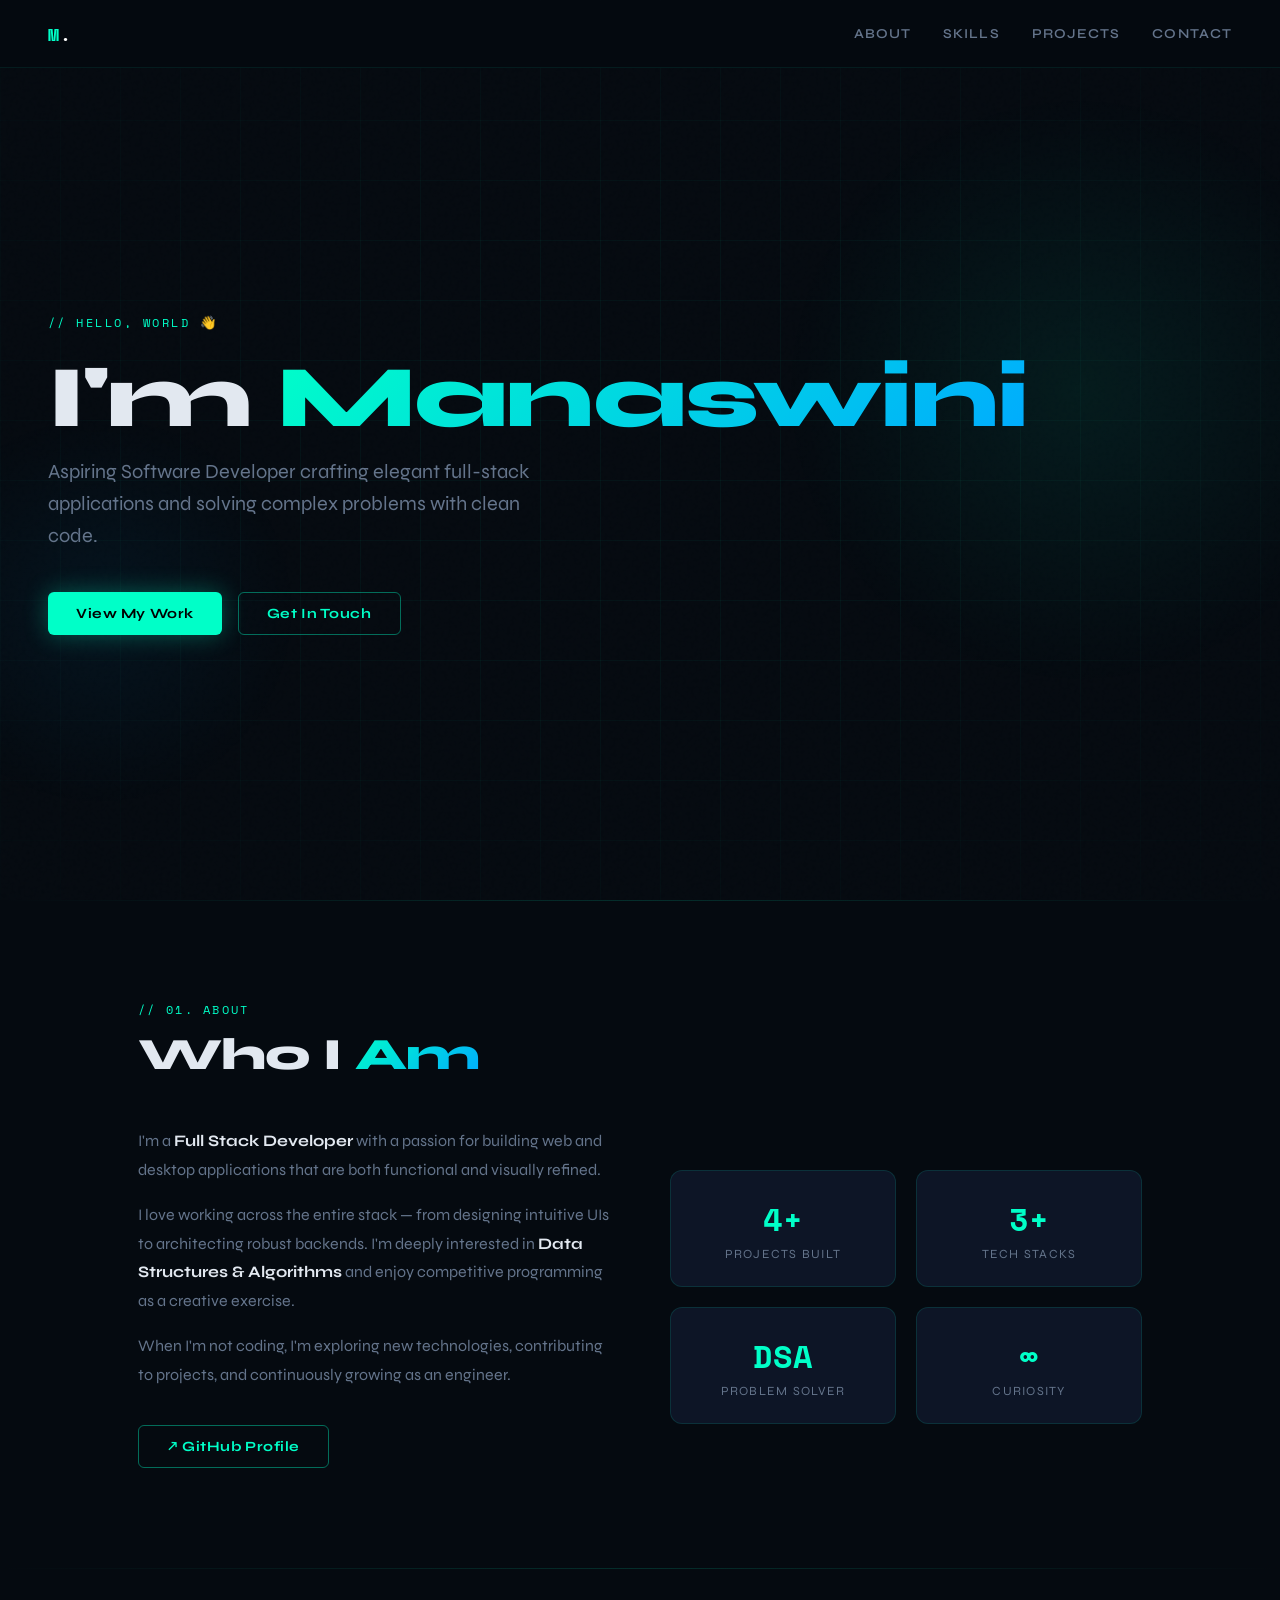
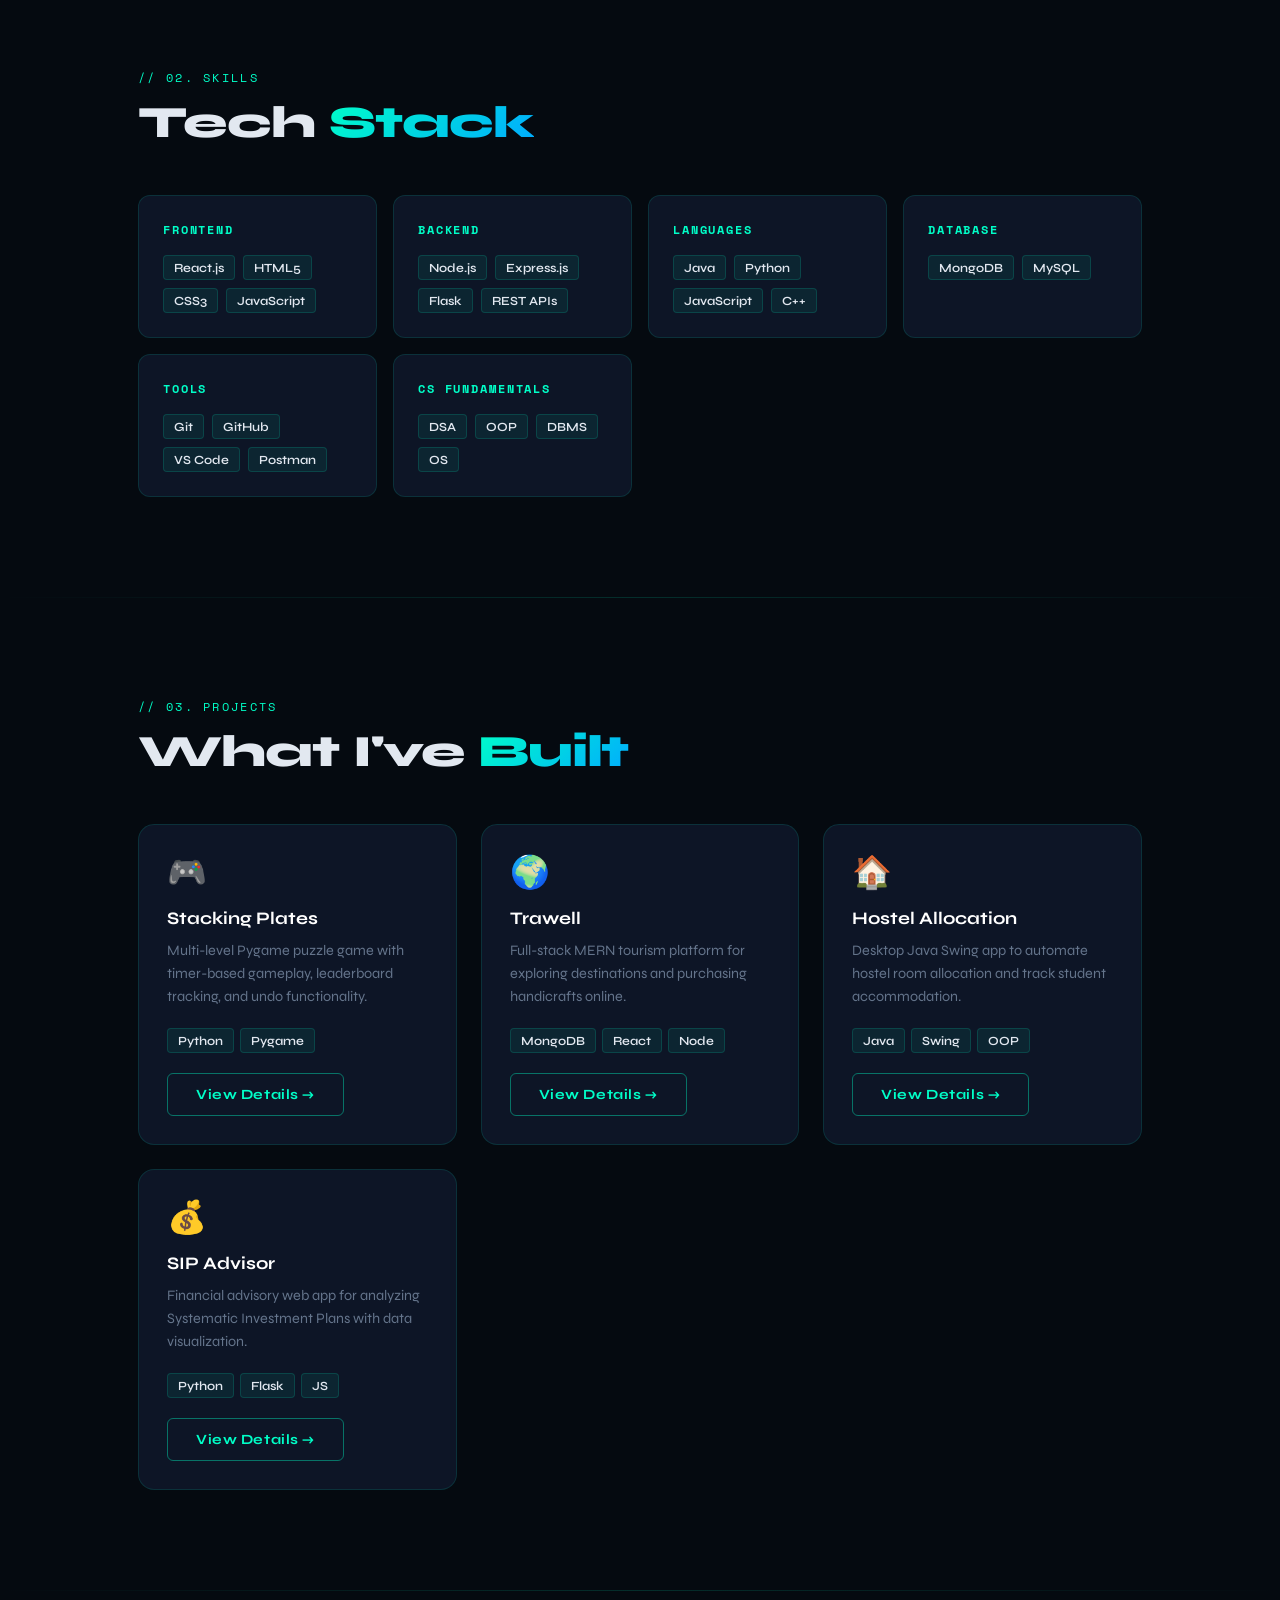
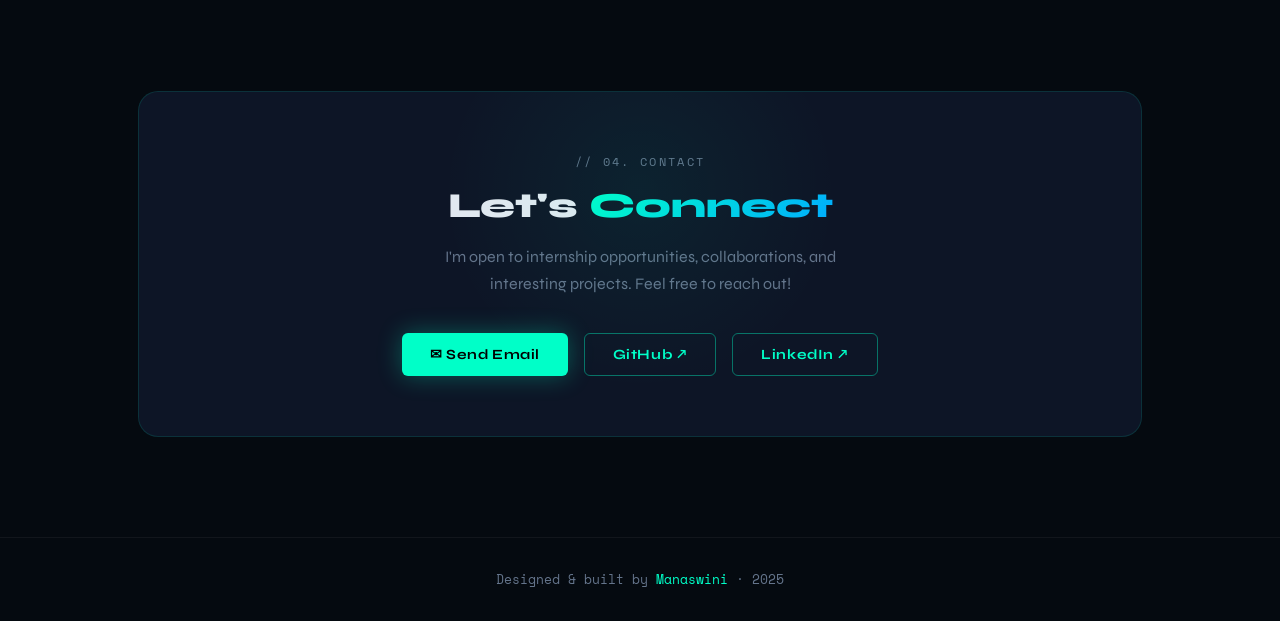
<file: index.html>
<!DOCTYPE html>
<html lang="en">
<head>
  <meta charset="UTF-8">
  <title>Manaswini | Portfolio</title>
  <meta name="viewport" content="width=device-width, initial-scale=1.0">
  <link rel="stylesheet" href="style.css">
</head>
<body>

<nav>
  <a href="index.html" class="nav-logo">M<span>.</span></a>
  <div class="nav-links" id="navLinks">
    <a href="#about">About</a>
    <a href="#skills">Skills</a>
    <a href="#projects">Projects</a>
    <a href="#contact">Contact</a>
  </div>
  <div class="hamburger" id="hamburger" onclick="toggleMenu()">
    <span></span><span></span><span></span>
  </div>
</nav>

<div class="hero">
  <div class="hero-grid"></div>
  <div class="hero-glow"></div>
  <div class="hero-glow2"></div>
  <p class="hero-eyebrow">// Hello, world 👋</p>
  <h1>I'm <span class="highlight">Manaswini</span></h1>
  <p class="hero-sub">Aspiring Software Developer crafting elegant full-stack applications and solving complex problems with clean code.</p>
  <div class="hero-actions">
    <a href="#projects" class="btn btn-primary">View My Work</a>
    <a href="#contact" class="btn btn-outline">Get In Touch</a>
  </div>
</div>

<div class="divider"></div>

<section id="about">
  <p class="section-label reveal">// 01. About</p>
  <h2 class="section-title reveal">Who I <span>Am</span></h2>
  <div class="about-grid">
    <div class="about-text reveal">
      <p>I'm a <strong>Full Stack Developer</strong> with a passion for building web and desktop applications that are both functional and visually refined.</p>
      <p>I love working across the entire stack — from designing intuitive UIs to architecting robust backends. I'm deeply interested in <strong>Data Structures &amp; Algorithms</strong> and enjoy competitive programming as a creative exercise.</p>
      <p>When I'm not coding, I'm exploring new technologies, contributing to projects, and continuously growing as an engineer.</p>
      <br>
      <a href="https://github.com/Manaswini-2512" class="btn btn-outline" target="_blank">↗ GitHub Profile</a>
    </div>
    <div class="about-stats reveal-stagger">
      <div class="stat-box"><span class="stat-num">4+</span><span class="stat-label">Projects Built</span></div>
      <div class="stat-box"><span class="stat-num">3+</span><span class="stat-label">Tech Stacks</span></div>
      <div class="stat-box"><span class="stat-num">DSA</span><span class="stat-label">Problem Solver</span></div>
      <div class="stat-box"><span class="stat-num">∞</span><span class="stat-label">Curiosity</span></div>
    </div>
  </div>
</section>

<div class="divider"></div>

<section id="skills">
  <p class="section-label reveal">// 02. Skills</p>
  <h2 class="section-title reveal">Tech <span>Stack</span></h2>
  <div class="skills-grid reveal-stagger">
    <div class="skill-category"><h4>Frontend</h4><div class="skill-tags"><span class="tag">React.js</span><span class="tag">HTML5</span><span class="tag">CSS3</span><span class="tag">JavaScript</span></div></div>
    <div class="skill-category"><h4>Backend</h4><div class="skill-tags"><span class="tag">Node.js</span><span class="tag">Express.js</span><span class="tag">Flask</span><span class="tag">REST APIs</span></div></div>
    <div class="skill-category"><h4>Languages</h4><div class="skill-tags"><span class="tag">Java</span><span class="tag">Python</span><span class="tag">JavaScript</span><span class="tag">C++</span></div></div>
    <div class="skill-category"><h4>Database</h4><div class="skill-tags"><span class="tag">MongoDB</span><span class="tag">MySQL</span></div></div>
    <div class="skill-category"><h4>Tools</h4><div class="skill-tags"><span class="tag">Git</span><span class="tag">GitHub</span><span class="tag">VS Code</span><span class="tag">Postman</span></div></div>
    <div class="skill-category"><h4>CS Fundamentals</h4><div class="skill-tags"><span class="tag">DSA</span><span class="tag">OOP</span><span class="tag">DBMS</span><span class="tag">OS</span></div></div>
  </div>
</section>

<div class="divider"></div>

<section id="projects">
  <p class="section-label reveal">// 03. Projects</p>
  <h2 class="section-title reveal">What I've <span>Built</span></h2>
  <div class="projects-grid reveal-stagger">
    <div class="card"><span class="card-emoji">🎮</span><h3>Stacking Plates</h3><p>Multi-level Pygame puzzle game with timer-based gameplay, leaderboard tracking, and undo functionality.</p><div class="card-tags"><span class="tag">Python</span><span class="tag">Pygame</span></div><a href="stacking.html" class="btn btn-outline">View Details →</a></div>
    <div class="card"><span class="card-emoji">🌍</span><h3>Trawell</h3><p>Full-stack MERN tourism platform for exploring destinations and purchasing handicrafts online.</p><div class="card-tags"><span class="tag">MongoDB</span><span class="tag">React</span><span class="tag">Node</span></div><a href="trawell.html" class="btn btn-outline">View Details →</a></div>
    <div class="card"><span class="card-emoji">🏠</span><h3>Hostel Allocation</h3><p>Desktop Java Swing app to automate hostel room allocation and track student accommodation.</p><div class="card-tags"><span class="tag">Java</span><span class="tag">Swing</span><span class="tag">OOP</span></div><a href="hostel.html" class="btn btn-outline">View Details →</a></div>
    <div class="card"><span class="card-emoji">💰</span><h3>SIP Advisor</h3><p>Financial advisory web app for analyzing Systematic Investment Plans with data visualization.</p><div class="card-tags"><span class="tag">Python</span><span class="tag">Flask</span><span class="tag">JS</span></div><a href="sip.html" class="btn btn-outline">View Details →</a></div>
  </div>
</section>

<div class="divider"></div>

<section id="contact">
  <div class="contact-inner reveal">
    <p class="section-label" style="text-align:center; margin-bottom:12px;">// 04. Contact</p>
    <h2>Let's <span style="background: linear-gradient(135deg, #00ffc8, #00aaff); -webkit-background-clip: text; -webkit-text-fill-color: transparent; background-clip: text;">Connect</span></h2>
    <p>I'm open to internship opportunities, collaborations, and interesting projects. Feel free to reach out!</p>
    <div class="contact-links">
      <a href="mailto:your@email.com" class="btn btn-primary">✉ Send Email</a>
      <a href="https://github.com/Manaswini-2512" class="btn btn-outline" target="_blank">GitHub ↗</a>
      <a href="https://linkedin.com/in/manaswini" class="btn btn-outline" target="_blank">LinkedIn ↗</a>
    </div>
  </div>
</section>

<footer><p>Designed &amp; built by <span>Manaswini</span> · 2025</p></footer>

<script>
  function toggleMenu() { document.getElementById('navLinks').classList.toggle('open'); }
  document.querySelectorAll('.nav-links a').forEach(a => a.addEventListener('click', () => document.getElementById('navLinks').classList.remove('open')));
  const observer = new IntersectionObserver((entries) => { entries.forEach(e => { if (e.isIntersecting) { e.target.classList.add('visible'); observer.unobserve(e.target); } }); }, { threshold: 0.12 });
  document.querySelectorAll('.reveal, .reveal-stagger').forEach(el => observer.observe(el));
</script>
</body>
</html>
</file>
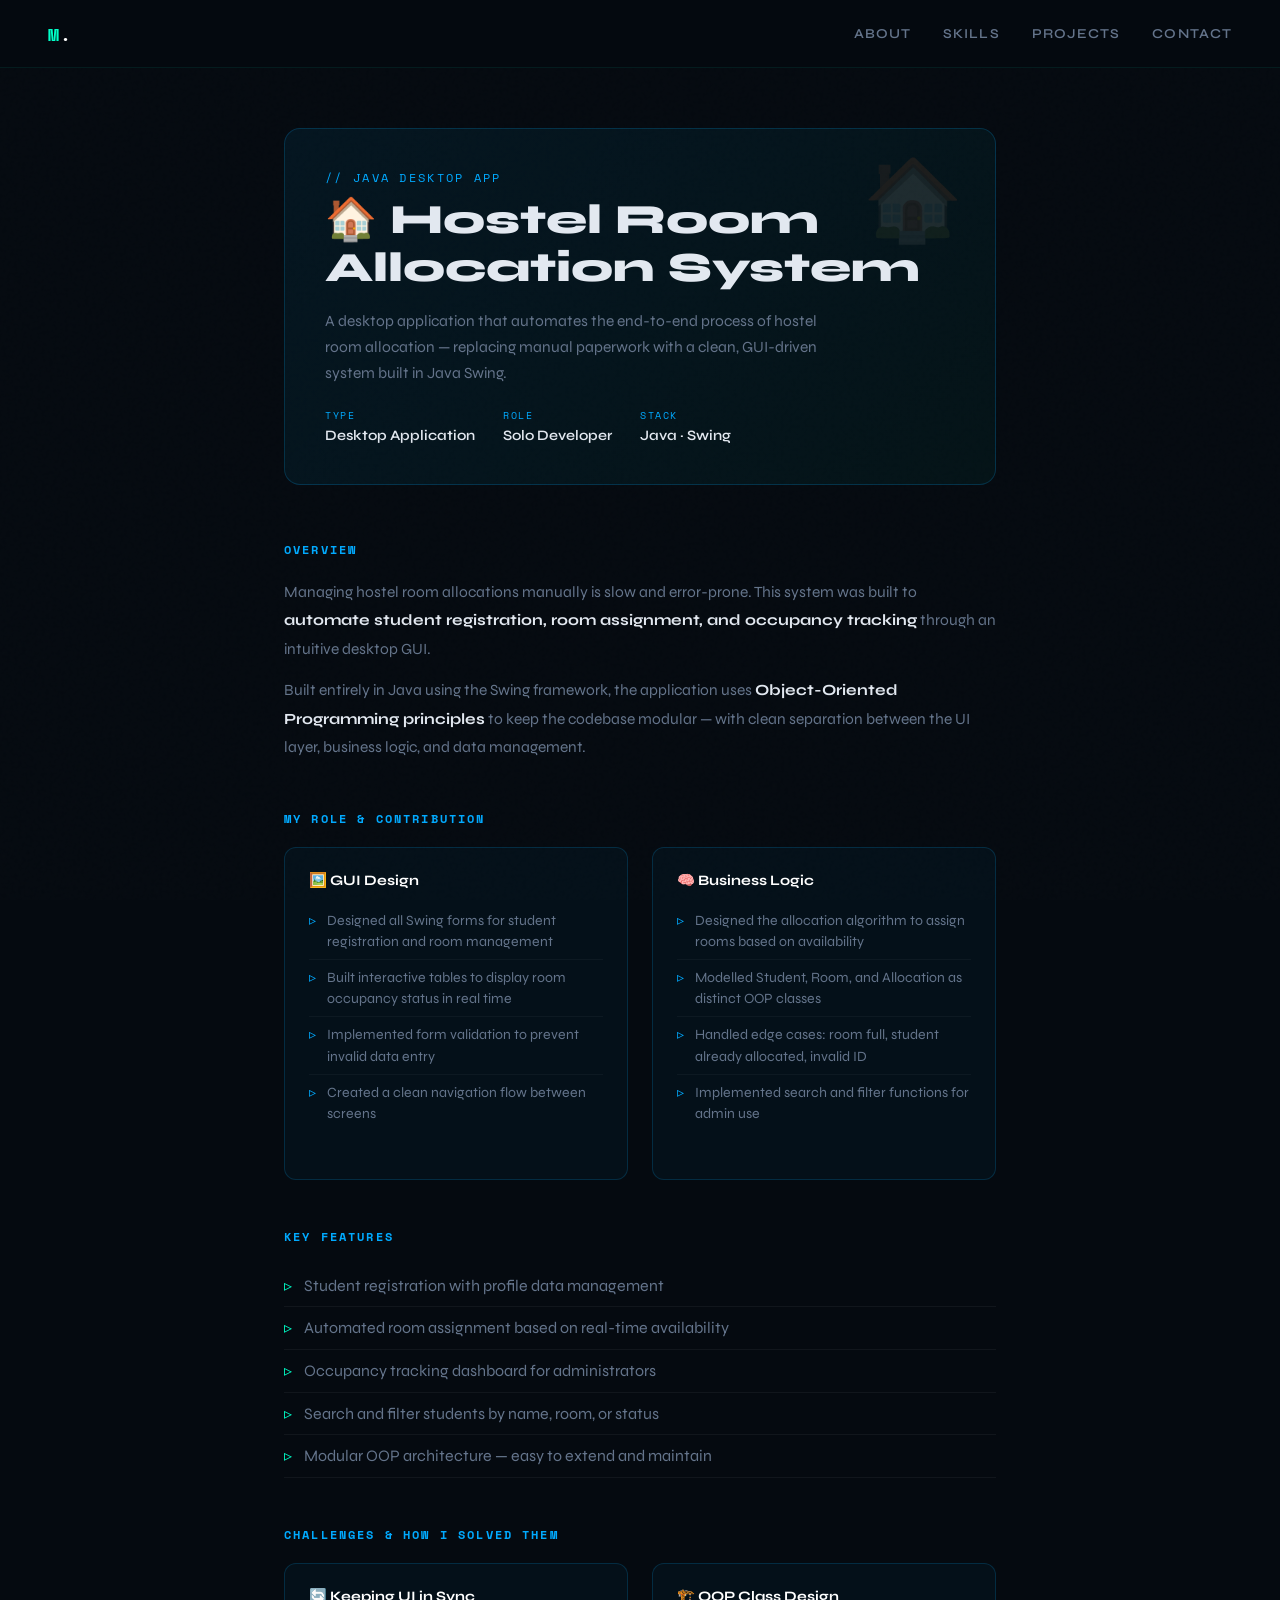
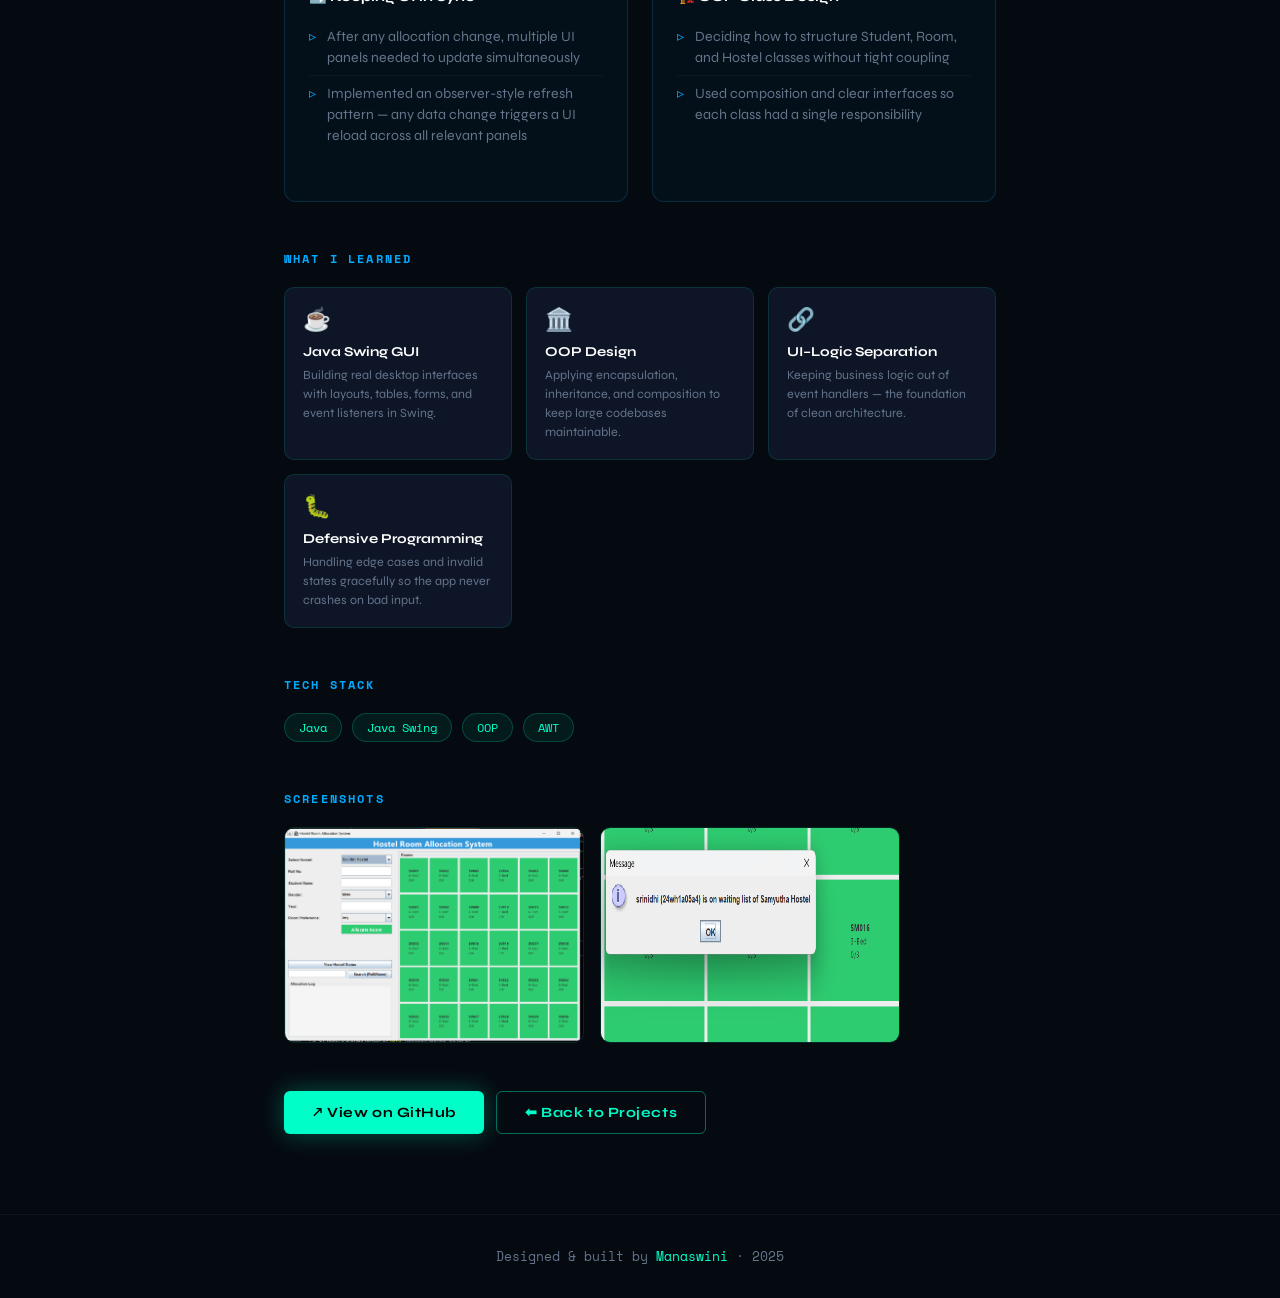
<file: hostel.html>
<!DOCTYPE html>
<html lang="en">
<head>
  <meta charset="UTF-8">
  <title>Hostel Allocation | Manaswini</title>
  <meta name="viewport" content="width=device-width, initial-scale=1.0">
  <link rel="stylesheet" href="style.css">
  <style>
    .project-hero { background: linear-gradient(135deg, rgba(0,170,255,0.07), rgba(0,255,200,0.04)); border: 1px solid rgba(0,170,255,0.2); border-radius: 16px; padding: 40px; margin-bottom: 56px; position: relative; overflow: hidden; }
    .project-meta { display: flex; gap: 28px; flex-wrap: wrap; margin-top: 20px; }
    .meta-item { display: flex; flex-direction: column; gap: 4px; }
    .meta-label { font-family: 'Space Mono', monospace; font-size: 0.65rem; letter-spacing: 0.15em; text-transform: uppercase; color: var(--neon2); }
    .meta-value { font-size: 0.9rem; color: var(--text); font-weight: 600; }
    .content-block { margin-bottom: 48px; }
    .content-block h2 { font-size: 0.75rem !important; letter-spacing: 0.18em; text-transform: uppercase; color: var(--neon2); font-family: 'Space Mono', monospace; margin-bottom: 20px !important; margin-top: 0 !important; }
    .content-block p { color: var(--muted); line-height: 1.85; font-size: 0.97rem; margin-bottom: 12px; }
    .content-block p strong { color: var(--text); }
    .two-col { display: grid; grid-template-columns: 1fr 1fr; gap: 24px; }
    .highlight-box { background: rgba(0,170,255,0.04); border: 1px solid rgba(0,170,255,0.18); border-radius: 12px; padding: 24px; }
    .highlight-box h3 { font-size: 0.9rem; font-weight: 700; color: var(--white); margin-bottom: 14px; }
    .highlight-box ul { list-style: none; }
    .highlight-box ul li { color: var(--muted); font-size: 0.88rem; padding: 7px 0 7px 18px; border-bottom: 1px solid rgba(255,255,255,0.04); position: relative; line-height: 1.5; }
    .highlight-box ul li::before { content: '▹'; color: var(--neon2); position: absolute; left: 0; }
    .highlight-box ul li:last-child { border-bottom: none; }
    .learned-grid { display: grid; grid-template-columns: repeat(auto-fill, minmax(190px, 1fr)); gap: 14px; }
    .learned-card { background: var(--card); border: 1px solid var(--card-border); border-radius: 10px; padding: 18px; transition: border-color 0.3s, transform 0.3s; }
    .learned-card:hover { border-color: rgba(0,170,255,0.35); transform: translateY(-3px); }
    .learned-card .icon { font-size: 1.4rem; margin-bottom: 10px; display: block; }
    .learned-card h4 { font-size: 0.85rem; color: var(--white); margin-bottom: 6px; font-weight: 700; }
    .learned-card p { color: var(--muted); font-size: 0.78rem; line-height: 1.5; margin: 0; }
    .hero-emoji { position: absolute; right: 32px; top: 24px; font-size: 5rem; opacity: 0.1; pointer-events: none; }
    @media (max-width: 600px) { .two-col { grid-template-columns: 1fr; } .project-hero { padding: 24px; } .hero-emoji { display: none; } }
  </style>
</head>
<body>

<nav>
  <a href="index.html" class="nav-logo">M<span>.</span></a>
  <div class="nav-links" id="navLinks">
    <a href="index.html#about">About</a>
    <a href="index.html#skills">Skills</a>
    <a href="index.html#projects">Projects</a>
    <a href="index.html#contact">Contact</a>
  </div>
  <div class="hamburger" onclick="document.getElementById('navLinks').classList.toggle('open')">
    <span></span><span></span><span></span>
  </div>
</nav>

<div class="project-page">

  <div class="project-hero">
    <span class="hero-emoji">🏠</span>
    <p class="section-label" style="margin-bottom:10px; color:var(--neon2);">// Java Desktop App</p>
    <h1 style="margin-bottom:16px;">🏠 Hostel Room Allocation System</h1>
    <p style="color:var(--muted); max-width:520px; line-height:1.7; font-size:0.97rem; margin:0;">
      A desktop application that automates the end-to-end process of hostel room allocation —
      replacing manual paperwork with a clean, GUI-driven system built in Java Swing.
    </p>
    <div class="project-meta">
      <div class="meta-item"><span class="meta-label">Type</span><span class="meta-value">Desktop Application</span></div>
      <div class="meta-item"><span class="meta-label">Role</span><span class="meta-value">Solo Developer</span></div>
      <div class="meta-item"><span class="meta-label">Stack</span><span class="meta-value">Java · Swing</span></div>
    </div>
  </div>

  <div class="content-block">
    <h2>Overview</h2>
    <p>
      Managing hostel room allocations manually is slow and error-prone. This system was built to
      <strong>automate student registration, room assignment, and occupancy tracking</strong>
      through an intuitive desktop GUI.
    </p>
    <p>
      Built entirely in Java using the Swing framework, the application uses
      <strong>Object-Oriented Programming principles</strong> to keep the codebase modular —
      with clean separation between the UI layer, business logic, and data management.
    </p>
  </div>

  <div class="content-block">
    <h2>My Role &amp; Contribution</h2>
    <div class="two-col">
      <div class="highlight-box">
        <h3>🖼️ GUI Design</h3>
        <ul>
          <li>Designed all Swing forms for student registration and room management</li>
          <li>Built interactive tables to display room occupancy status in real time</li>
          <li>Implemented form validation to prevent invalid data entry</li>
          <li>Created a clean navigation flow between screens</li>
        </ul>
      </div>
      <div class="highlight-box">
        <h3>🧠 Business Logic</h3>
        <ul>
          <li>Designed the allocation algorithm to assign rooms based on availability</li>
          <li>Modelled Student, Room, and Allocation as distinct OOP classes</li>
          <li>Handled edge cases: room full, student already allocated, invalid ID</li>
          <li>Implemented search and filter functions for admin use</li>
        </ul>
      </div>
    </div>
  </div>

  <div class="content-block">
    <h2>Key Features</h2>
    <ul>
      <li>Student registration with profile data management</li>
      <li>Automated room assignment based on real-time availability</li>
      <li>Occupancy tracking dashboard for administrators</li>
      <li>Search and filter students by name, room, or status</li>
      <li>Modular OOP architecture — easy to extend and maintain</li>
    </ul>
  </div>

  <div class="content-block">
    <h2>Challenges &amp; How I Solved Them</h2>
    <div class="two-col">
      <div class="highlight-box">
        <h3>🔄 Keeping UI in Sync</h3>
        <ul>
          <li>After any allocation change, multiple UI panels needed to update simultaneously</li>
          <li>Implemented an observer-style refresh pattern — any data change triggers a UI reload across all relevant panels</li>
        </ul>
      </div>
      <div class="highlight-box">
        <h3>🏗️ OOP Class Design</h3>
        <ul>
          <li>Deciding how to structure Student, Room, and Hostel classes without tight coupling</li>
          <li>Used composition and clear interfaces so each class had a single responsibility</li>
        </ul>
      </div>
    </div>
  </div>

  <div class="content-block">
    <h2>What I Learned</h2>
    <div class="learned-grid">
      <div class="learned-card">
        <span class="icon">☕</span>
        <h4>Java Swing GUI</h4>
        <p>Building real desktop interfaces with layouts, tables, forms, and event listeners in Swing.</p>
      </div>
      <div class="learned-card">
        <span class="icon">🏛️</span>
        <h4>OOP Design</h4>
        <p>Applying encapsulation, inheritance, and composition to keep large codebases maintainable.</p>
      </div>
      <div class="learned-card">
        <span class="icon">🔗</span>
        <h4>UI–Logic Separation</h4>
        <p>Keeping business logic out of event handlers — the foundation of clean architecture.</p>
      </div>
      <div class="learned-card">
        <span class="icon">🐛</span>
        <h4>Defensive Programming</h4>
        <p>Handling edge cases and invalid states gracefully so the app never crashes on bad input.</p>
      </div>
    </div>
  </div>

  <div class="content-block">
    <h2>Tech Stack</h2>
    <div class="tech-stack">
      <span class="tech-pill">Java</span>
      <span class="tech-pill">Java Swing</span>
      <span class="tech-pill">OOP</span>
      <span class="tech-pill">AWT</span>
    </div>
  </div>

  <div class="content-block">
    <h2>Screenshots</h2>
    <div class="screenshots">
      <img src="images/hostel1.png" alt="Hostel allocation dashboard" width="300">
      <img src="images/hostel2.png" alt="Student registration form" width="300">
    </div>
  </div>

  <div class="project-links">
    <a href="https://github.com/Manaswini-2512/Hostel-Room-Allocation-System" class="btn btn-primary" target="_blank">↗ View on GitHub</a>
    <a href="projects.html" class="btn btn-outline">⬅ Back to Projects</a>
  </div>

</div>

<footer><p>Designed &amp; built by <span>Manaswini</span> · 2025</p></footer>
</body>
</html>
</file>
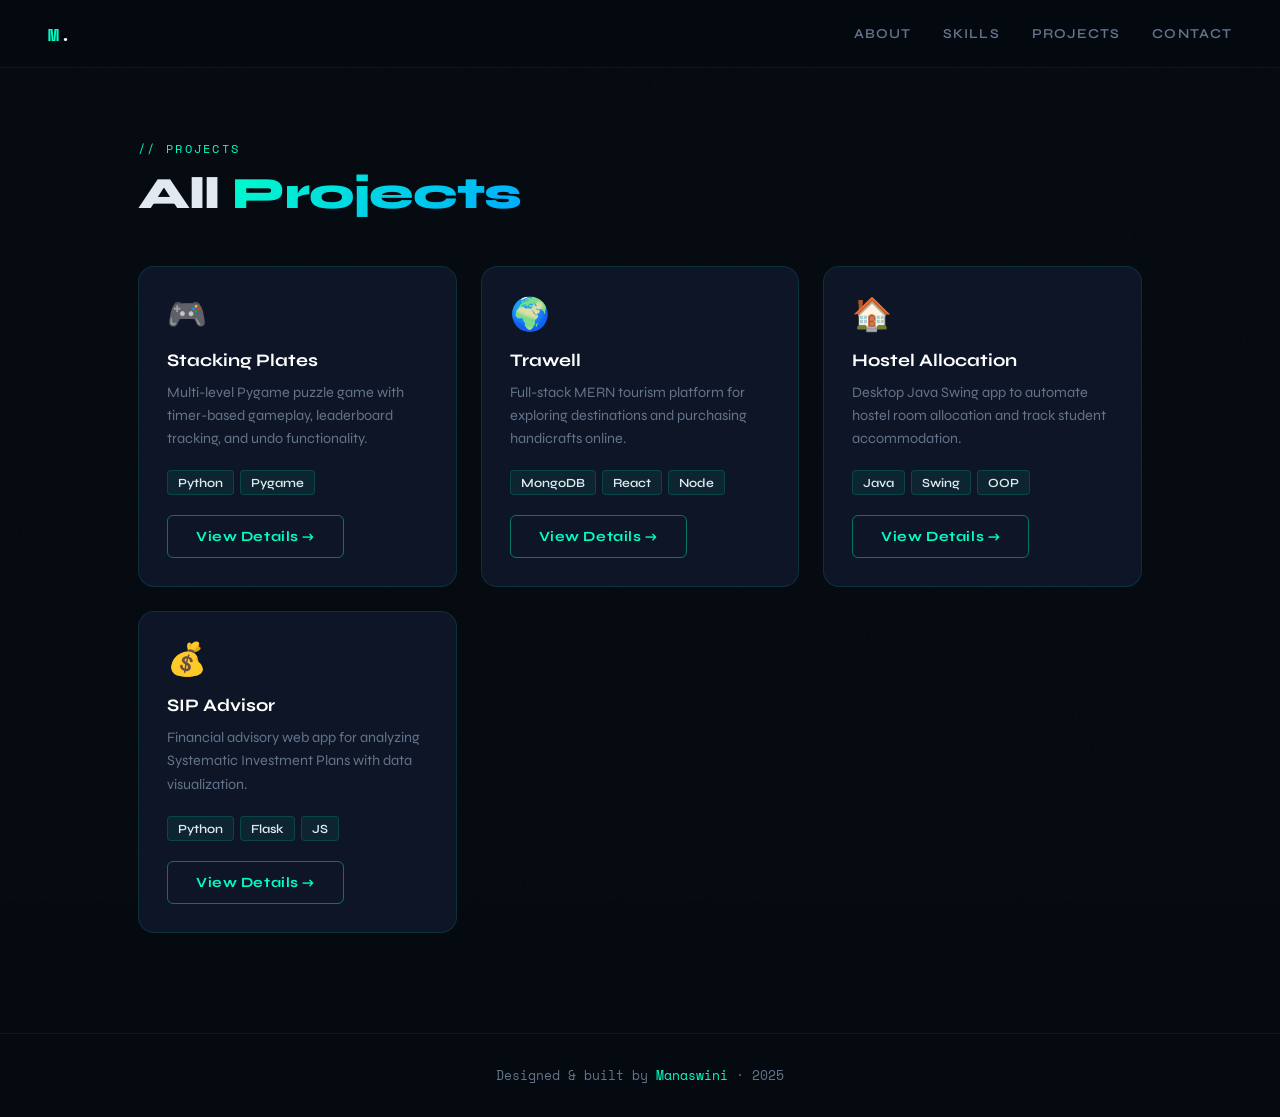
<file: projects.html>
<!DOCTYPE html>
<html lang="en">
<head>
  <meta charset="UTF-8">
  <title>Projects | Manaswini</title>
  <meta name="viewport" content="width=device-width, initial-scale=1.0">
  <link rel="stylesheet" href="style.css">
</head>
<body>

<nav>
  <a href="index.html" class="nav-logo">M<span>.</span></a>
  <div class="nav-links" id="navLinks">
    <a href="index.html#about">About</a>
    <a href="index.html#skills">Skills</a>
    <a href="index.html#projects">Projects</a>
    <a href="index.html#contact">Contact</a>
  </div>
  <div class="hamburger" onclick="document.getElementById('navLinks').classList.toggle('open')">
    <span></span><span></span><span></span>
  </div>
</nav>

<section style="margin-top: 40px;">
  <p class="section-label reveal">// Projects</p>
  <h2 class="section-title reveal">All <span>Projects</span></h2>

  <div class="projects-grid reveal-stagger">
    <div class="card">
      <span class="card-emoji">🎮</span>
      <h3>Stacking Plates</h3>
      <p>Multi-level Pygame puzzle game with timer-based gameplay, leaderboard tracking, and undo functionality.</p>
      <div class="card-tags">
        <span class="tag">Python</span>
        <span class="tag">Pygame</span>
      </div>
      <a href="stacking.html" class="btn btn-outline">View Details →</a>
    </div>

    <div class="card">
      <span class="card-emoji">🌍</span>
      <h3>Trawell</h3>
      <p>Full-stack MERN tourism platform for exploring destinations and purchasing handicrafts online.</p>
      <div class="card-tags">
        <span class="tag">MongoDB</span>
        <span class="tag">React</span>
        <span class="tag">Node</span>
      </div>
      <a href="trawell.html" class="btn btn-outline">View Details →</a>
    </div>

    <div class="card">
      <span class="card-emoji">🏠</span>
      <h3>Hostel Allocation</h3>
      <p>Desktop Java Swing app to automate hostel room allocation and track student accommodation.</p>
      <div class="card-tags">
        <span class="tag">Java</span>
        <span class="tag">Swing</span>
        <span class="tag">OOP</span>
      </div>
      <a href="hostel.html" class="btn btn-outline">View Details →</a>
    </div>

    <div class="card">
      <span class="card-emoji">💰</span>
      <h3>SIP Advisor</h3>
      <p>Financial advisory web app for analyzing Systematic Investment Plans with data visualization.</p>
      <div class="card-tags">
        <span class="tag">Python</span>
        <span class="tag">Flask</span>
        <span class="tag">JS</span>
      </div>
      <a href="sip.html" class="btn btn-outline">View Details →</a>
    </div>
  </div>
</section>

<footer>
  <p>Designed &amp; built by <span>Manaswini</span> · 2025</p>
</footer>

<script>
  const observer = new IntersectionObserver((entries) => {
    entries.forEach(e => { if (e.isIntersecting) { e.target.classList.add('visible'); observer.unobserve(e.target); } });
  }, { threshold: 0.12 });
  document.querySelectorAll('.reveal, .reveal-stagger').forEach(el => observer.observe(el));
</script>
</body>
</html>
</file>
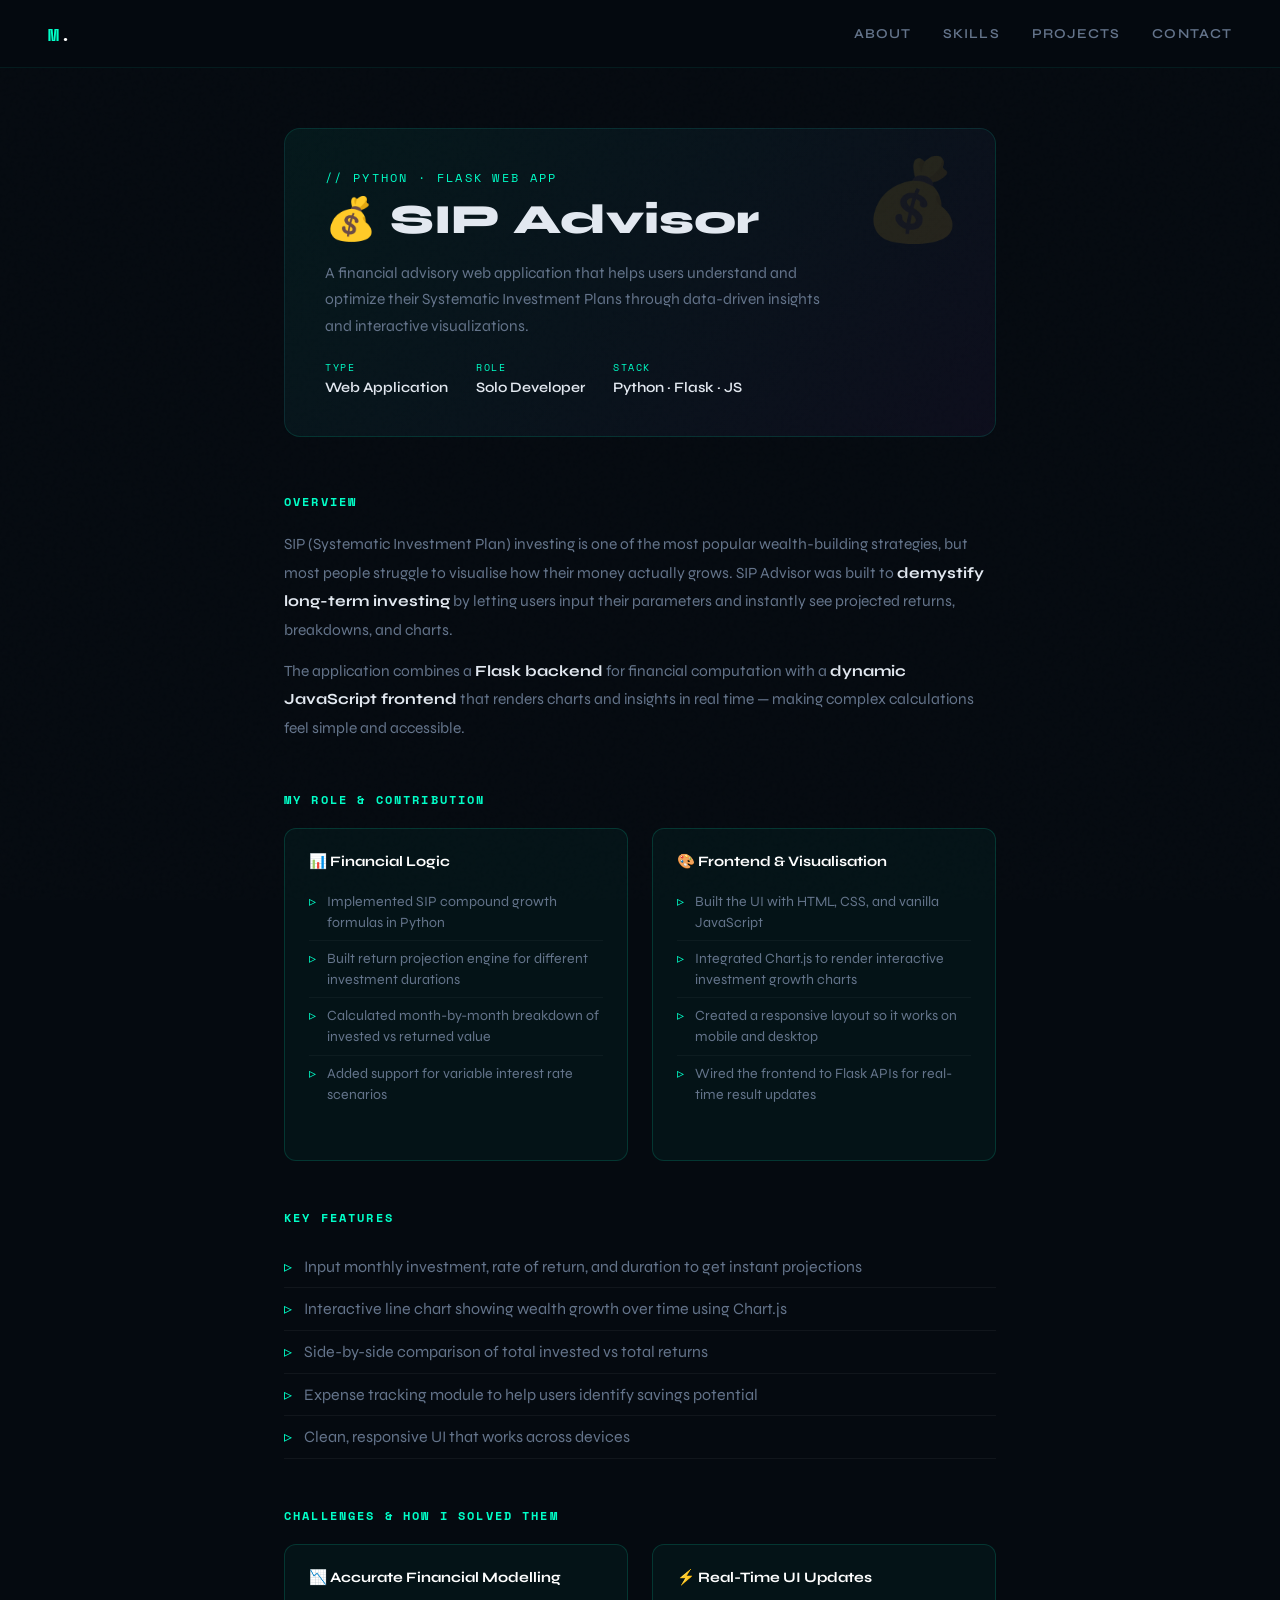
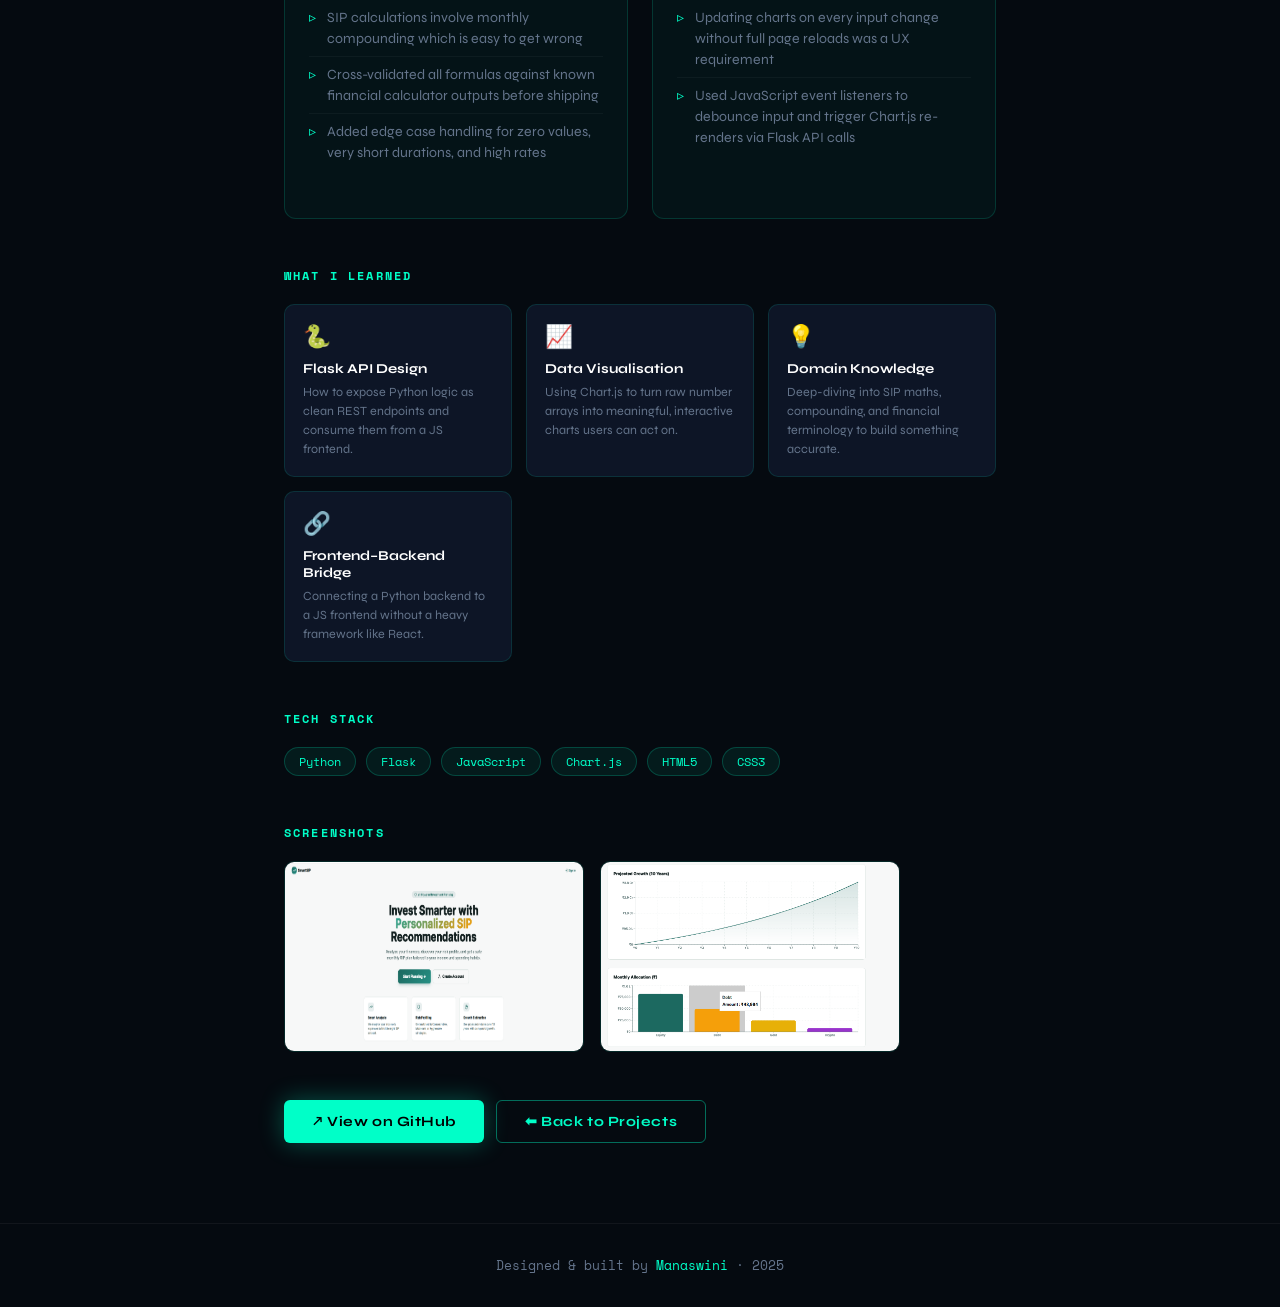
<file: sip.html>
<!DOCTYPE html>
<html lang="en">
<head>
  <meta charset="UTF-8">
  <title>SIP Advisor | Manaswini</title>
  <meta name="viewport" content="width=device-width, initial-scale=1.0">
  <link rel="stylesheet" href="style.css">
  <style>
    .project-hero { background: linear-gradient(135deg, rgba(0,255,200,0.06), rgba(168,85,247,0.05)); border: 1px solid var(--card-border); border-radius: 16px; padding: 40px; margin-bottom: 56px; position: relative; overflow: hidden; }
    .project-meta { display: flex; gap: 28px; flex-wrap: wrap; margin-top: 20px; }
    .meta-item { display: flex; flex-direction: column; gap: 4px; }
    .meta-label { font-family: 'Space Mono', monospace; font-size: 0.65rem; letter-spacing: 0.15em; text-transform: uppercase; color: var(--neon); }
    .meta-value { font-size: 0.9rem; color: var(--text); font-weight: 600; }
    .content-block { margin-bottom: 48px; }
    .content-block h2 { font-size: 0.75rem !important; letter-spacing: 0.18em; text-transform: uppercase; color: var(--neon); font-family: 'Space Mono', monospace; margin-bottom: 20px !important; margin-top: 0 !important; }
    .content-block p { color: var(--muted); line-height: 1.85; font-size: 0.97rem; margin-bottom: 12px; }
    .content-block p strong { color: var(--text); }
    .two-col { display: grid; grid-template-columns: 1fr 1fr; gap: 24px; }
    .highlight-box { background: rgba(0,255,200,0.04); border: 1px solid rgba(0,255,200,0.15); border-radius: 12px; padding: 24px; }
    .highlight-box h3 { font-size: 0.9rem; font-weight: 700; color: var(--white); margin-bottom: 14px; }
    .highlight-box ul { list-style: none; }
    .highlight-box ul li { color: var(--muted); font-size: 0.88rem; padding: 7px 0 7px 18px; border-bottom: 1px solid rgba(255,255,255,0.04); position: relative; line-height: 1.5; }
    .highlight-box ul li::before { content: '▹'; color: var(--neon); position: absolute; left: 0; }
    .highlight-box ul li:last-child { border-bottom: none; }
    .learned-grid { display: grid; grid-template-columns: repeat(auto-fill, minmax(190px, 1fr)); gap: 14px; }
    .learned-card { background: var(--card); border: 1px solid var(--card-border); border-radius: 10px; padding: 18px; transition: border-color 0.3s, transform 0.3s; }
    .learned-card:hover { border-color: rgba(0,255,200,0.3); transform: translateY(-3px); }
    .learned-card .icon { font-size: 1.4rem; margin-bottom: 10px; display: block; }
    .learned-card h4 { font-size: 0.85rem; color: var(--white); margin-bottom: 6px; font-weight: 700; }
    .learned-card p { color: var(--muted); font-size: 0.78rem; line-height: 1.5; margin: 0; }
    .hero-emoji { position: absolute; right: 32px; top: 24px; font-size: 5rem; opacity: 0.1; pointer-events: none; }
    @media (max-width: 600px) { .two-col { grid-template-columns: 1fr; } .project-hero { padding: 24px; } .hero-emoji { display: none; } }
  </style>
</head>
<body>

<nav>
  <a href="index.html" class="nav-logo">M<span>.</span></a>
  <div class="nav-links" id="navLinks">
    <a href="index.html#about">About</a>
    <a href="index.html#skills">Skills</a>
    <a href="index.html#projects">Projects</a>
    <a href="index.html#contact">Contact</a>
  </div>
  <div class="hamburger" onclick="document.getElementById('navLinks').classList.toggle('open')">
    <span></span><span></span><span></span>
  </div>
</nav>

<div class="project-page">

  <div class="project-hero">
    <span class="hero-emoji">💰</span>
    <p class="section-label" style="margin-bottom:10px;">// Python · Flask Web App</p>
    <h1 style="margin-bottom:16px;">💰 SIP Advisor</h1>
    <p style="color:var(--muted); max-width:520px; line-height:1.7; font-size:0.97rem; margin:0;">
      A financial advisory web application that helps users understand and optimize their
      Systematic Investment Plans through data-driven insights and interactive visualizations.
    </p>
    <div class="project-meta">
      <div class="meta-item"><span class="meta-label">Type</span><span class="meta-value">Web Application</span></div>
      <div class="meta-item"><span class="meta-label">Role</span><span class="meta-value">Solo Developer</span></div>
      <div class="meta-item"><span class="meta-label">Stack</span><span class="meta-value">Python · Flask · JS</span></div>
    </div>
  </div>

  <div class="content-block">
    <h2>Overview</h2>
    <p>
      SIP (Systematic Investment Plan) investing is one of the most popular wealth-building strategies,
      but most people struggle to visualise how their money actually grows. SIP Advisor was built to
      <strong>demystify long-term investing</strong> by letting users input their parameters and
      instantly see projected returns, breakdowns, and charts.
    </p>
    <p>
      The application combines a <strong>Flask backend</strong> for financial computation with
      a <strong>dynamic JavaScript frontend</strong> that renders charts and insights in real time —
      making complex calculations feel simple and accessible.
    </p>
  </div>

  <div class="content-block">
    <h2>My Role &amp; Contribution</h2>
    <div class="two-col">
      <div class="highlight-box">
        <h3>📊 Financial Logic</h3>
        <ul>
          <li>Implemented SIP compound growth formulas in Python</li>
          <li>Built return projection engine for different investment durations</li>
          <li>Calculated month-by-month breakdown of invested vs returned value</li>
          <li>Added support for variable interest rate scenarios</li>
        </ul>
      </div>
      <div class="highlight-box">
        <h3>🎨 Frontend &amp; Visualisation</h3>
        <ul>
          <li>Built the UI with HTML, CSS, and vanilla JavaScript</li>
          <li>Integrated Chart.js to render interactive investment growth charts</li>
          <li>Created a responsive layout so it works on mobile and desktop</li>
          <li>Wired the frontend to Flask APIs for real-time result updates</li>
        </ul>
      </div>
    </div>
  </div>

  <div class="content-block">
    <h2>Key Features</h2>
    <ul>
      <li>Input monthly investment, rate of return, and duration to get instant projections</li>
      <li>Interactive line chart showing wealth growth over time using Chart.js</li>
      <li>Side-by-side comparison of total invested vs total returns</li>
      <li>Expense tracking module to help users identify savings potential</li>
      <li>Clean, responsive UI that works across devices</li>
    </ul>
  </div>

  <div class="content-block">
    <h2>Challenges &amp; How I Solved Them</h2>
    <div class="two-col">
      <div class="highlight-box">
        <h3>📉 Accurate Financial Modelling</h3>
        <ul>
          <li>SIP calculations involve monthly compounding which is easy to get wrong</li>
          <li>Cross-validated all formulas against known financial calculator outputs before shipping</li>
          <li>Added edge case handling for zero values, very short durations, and high rates</li>
        </ul>
      </div>
      <div class="highlight-box">
        <h3>⚡ Real-Time UI Updates</h3>
        <ul>
          <li>Updating charts on every input change without full page reloads was a UX requirement</li>
          <li>Used JavaScript event listeners to debounce input and trigger Chart.js re-renders via Flask API calls</li>
        </ul>
      </div>
    </div>
  </div>

  <div class="content-block">
    <h2>What I Learned</h2>
    <div class="learned-grid">
      <div class="learned-card">
        <span class="icon">🐍</span>
        <h4>Flask API Design</h4>
        <p>How to expose Python logic as clean REST endpoints and consume them from a JS frontend.</p>
      </div>
      <div class="learned-card">
        <span class="icon">📈</span>
        <h4>Data Visualisation</h4>
        <p>Using Chart.js to turn raw number arrays into meaningful, interactive charts users can act on.</p>
      </div>
      <div class="learned-card">
        <span class="icon">💡</span>
        <h4>Domain Knowledge</h4>
        <p>Deep-diving into SIP maths, compounding, and financial terminology to build something accurate.</p>
      </div>
      <div class="learned-card">
        <span class="icon">🔗</span>
        <h4>Frontend–Backend Bridge</h4>
        <p>Connecting a Python backend to a JS frontend without a heavy framework like React.</p>
      </div>
    </div>
  </div>

  <div class="content-block">
    <h2>Tech Stack</h2>
    <div class="tech-stack">
      <span class="tech-pill">Python</span>
      <span class="tech-pill">Flask</span>
      <span class="tech-pill">JavaScript</span>
      <span class="tech-pill">Chart.js</span>
      <span class="tech-pill">HTML5</span>
      <span class="tech-pill">CSS3</span>
    </div>
  </div>

  <div class="content-block">
    <h2>Screenshots</h2>
    <div class="screenshots">
      <img src="images/sip1.png" alt="SIP Advisor dashboard" width="300">
      <img src="images/sip2.png" alt="SIP growth chart" width="300">
    </div>
  </div>

  <div class="project-links">
    <a href="https://github.com/Manaswini-2512/smart-investment-advisor" class="btn btn-primary" target="_blank">↗ View on GitHub</a>
    <a href="projects.html" class="btn btn-outline">⬅ Back to Projects</a>
  </div>

</div>

<footer><p>Designed &amp; built by <span>Manaswini</span> · 2025</p></footer>
</body>
</html>
</file>
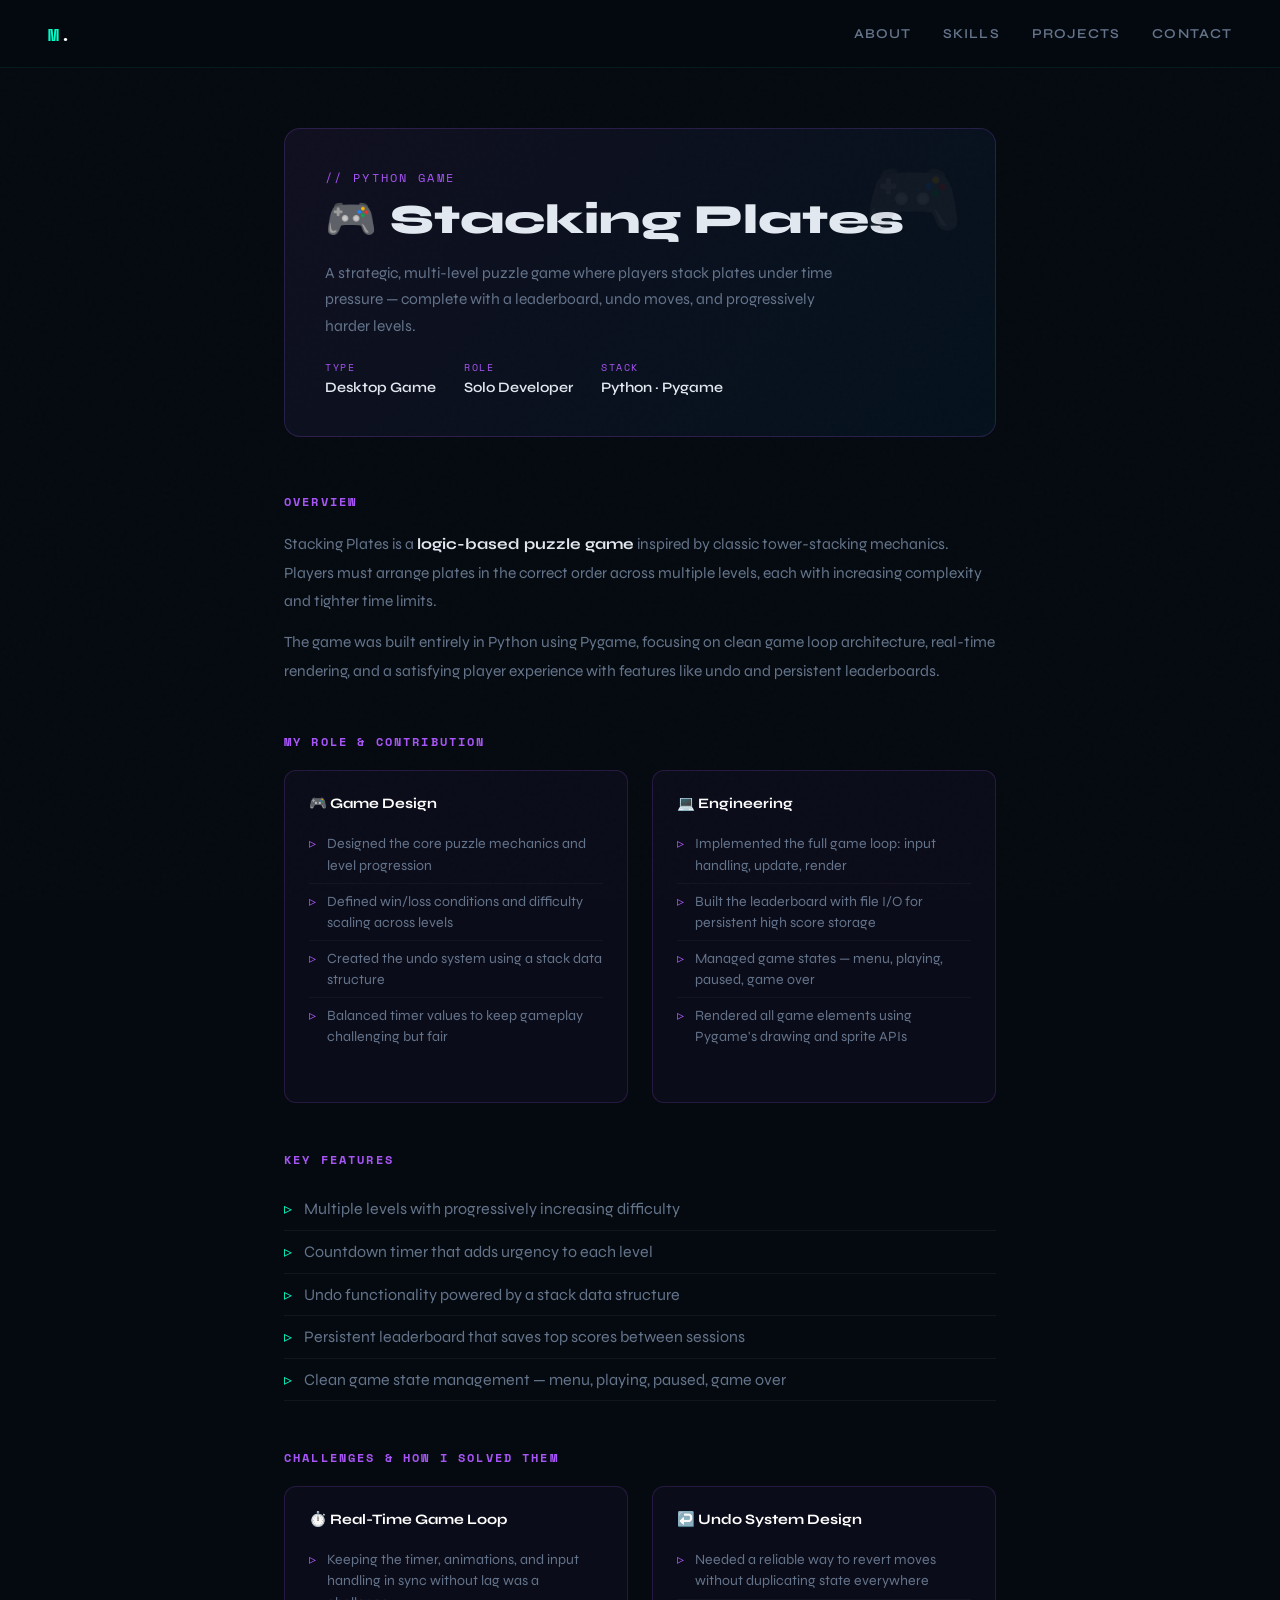
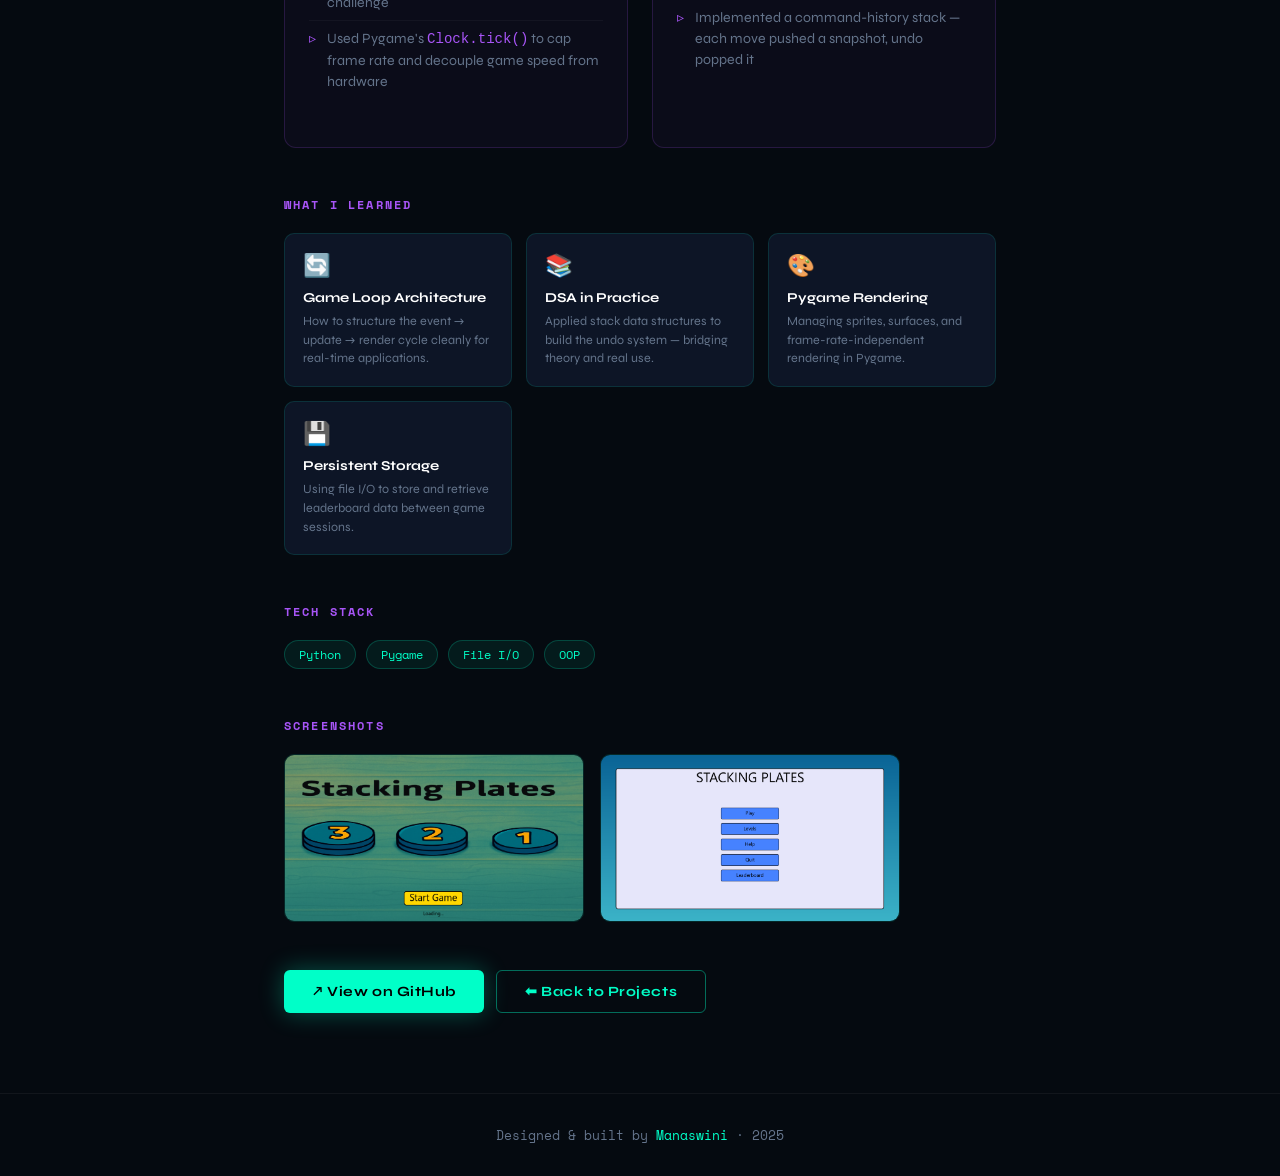
<file: stacking.html>
<!DOCTYPE html>
<html lang="en">
<head>
  <meta charset="UTF-8">
  <title>Stacking Plates | Manaswini</title>
  <meta name="viewport" content="width=device-width, initial-scale=1.0">
  <link rel="stylesheet" href="style.css">
  <style>
    .project-hero { background: linear-gradient(135deg, rgba(168,85,247,0.07), rgba(0,170,255,0.05)); border: 1px solid rgba(168,85,247,0.2); border-radius: 16px; padding: 40px; margin-bottom: 56px; position: relative; overflow: hidden; }
    .project-meta { display: flex; gap: 28px; flex-wrap: wrap; margin-top: 20px; }
    .meta-item { display: flex; flex-direction: column; gap: 4px; }
    .meta-label { font-family: 'Space Mono', monospace; font-size: 0.65rem; letter-spacing: 0.15em; text-transform: uppercase; color: var(--neon3); }
    .meta-value { font-size: 0.9rem; color: var(--text); font-weight: 600; }
    .content-block { margin-bottom: 48px; }
    .content-block h2 { font-size: 0.75rem !important; letter-spacing: 0.18em; text-transform: uppercase; color: var(--neon3); font-family: 'Space Mono', monospace; margin-bottom: 20px !important; margin-top: 0 !important; }
    .content-block p { color: var(--muted); line-height: 1.85; font-size: 0.97rem; margin-bottom: 12px; }
    .content-block p strong { color: var(--text); }
    .two-col { display: grid; grid-template-columns: 1fr 1fr; gap: 24px; }
    .highlight-box { background: rgba(168,85,247,0.04); border: 1px solid rgba(168,85,247,0.18); border-radius: 12px; padding: 24px; }
    .highlight-box h3 { font-size: 0.9rem; font-weight: 700; color: var(--white); margin-bottom: 14px; }
    .highlight-box ul { list-style: none; }
    .highlight-box ul li { color: var(--muted); font-size: 0.88rem; padding: 7px 0 7px 18px; border-bottom: 1px solid rgba(255,255,255,0.04); position: relative; line-height: 1.5; }
    .highlight-box ul li::before { content: '▹'; color: var(--neon3); position: absolute; left: 0; }
    .highlight-box ul li:last-child { border-bottom: none; }
    .learned-grid { display: grid; grid-template-columns: repeat(auto-fill, minmax(190px, 1fr)); gap: 14px; }
    .learned-card { background: var(--card); border: 1px solid var(--card-border); border-radius: 10px; padding: 18px; transition: border-color 0.3s, transform 0.3s; }
    .learned-card:hover { border-color: rgba(168,85,247,0.35); transform: translateY(-3px); }
    .learned-card .icon { font-size: 1.4rem; margin-bottom: 10px; display: block; }
    .learned-card h4 { font-size: 0.85rem; color: var(--white); margin-bottom: 6px; font-weight: 700; }
    .learned-card p { color: var(--muted); font-size: 0.78rem; line-height: 1.5; margin: 0; }
    .hero-emoji { position: absolute; right: 32px; top: 24px; font-size: 5rem; opacity: 0.1; pointer-events: none; }
    @media (max-width: 600px) { .two-col { grid-template-columns: 1fr; } .project-hero { padding: 24px; } .hero-emoji { display: none; } }
  </style>
</head>
<body>

<nav>
  <a href="index.html" class="nav-logo">M<span>.</span></a>
  <div class="nav-links" id="navLinks">
    <a href="index.html#about">About</a>
    <a href="index.html#skills">Skills</a>
    <a href="index.html#projects">Projects</a>
    <a href="index.html#contact">Contact</a>
  </div>
  <div class="hamburger" onclick="document.getElementById('navLinks').classList.toggle('open')">
    <span></span><span></span><span></span>
  </div>
</nav>

<div class="project-page">

  <div class="project-hero">
    <span class="hero-emoji">🎮</span>
    <p class="section-label" style="margin-bottom:10px; color:var(--neon3);">// Python Game</p>
    <h1 style="margin-bottom:16px;">🎮 Stacking Plates</h1>
    <p style="color:var(--muted); max-width:520px; line-height:1.7; font-size:0.97rem; margin:0;">
      A strategic, multi-level puzzle game where players stack plates under time pressure —
      complete with a leaderboard, undo moves, and progressively harder levels.
    </p>
    <div class="project-meta">
      <div class="meta-item"><span class="meta-label">Type</span><span class="meta-value">Desktop Game</span></div>
      <div class="meta-item"><span class="meta-label">Role</span><span class="meta-value">Solo Developer</span></div>
      <div class="meta-item"><span class="meta-label">Stack</span><span class="meta-value">Python · Pygame</span></div>
    </div>
  </div>

  <div class="content-block">
    <h2>Overview</h2>
    <p>
      Stacking Plates is a <strong>logic-based puzzle game</strong> inspired by classic tower-stacking
      mechanics. Players must arrange plates in the correct order across multiple levels, each
      with increasing complexity and tighter time limits.
    </p>
    <p>
      The game was built entirely in Python using Pygame, focusing on clean game loop architecture,
      real-time rendering, and a satisfying player experience with features like undo and persistent leaderboards.
    </p>
  </div>

  <div class="content-block">
    <h2>My Role &amp; Contribution</h2>
    <div class="two-col">
      <div class="highlight-box">
        <h3>🎮 Game Design</h3>
        <ul>
          <li>Designed the core puzzle mechanics and level progression</li>
          <li>Defined win/loss conditions and difficulty scaling across levels</li>
          <li>Created the undo system using a stack data structure</li>
          <li>Balanced timer values to keep gameplay challenging but fair</li>
        </ul>
      </div>
      <div class="highlight-box">
        <h3>💻 Engineering</h3>
        <ul>
          <li>Implemented the full game loop: input handling, update, render</li>
          <li>Built the leaderboard with file I/O for persistent high score storage</li>
          <li>Managed game states — menu, playing, paused, game over</li>
          <li>Rendered all game elements using Pygame's drawing and sprite APIs</li>
        </ul>
      </div>
    </div>
  </div>

  <div class="content-block">
    <h2>Key Features</h2>
    <ul>
      <li>Multiple levels with progressively increasing difficulty</li>
      <li>Countdown timer that adds urgency to each level</li>
      <li>Undo functionality powered by a stack data structure</li>
      <li>Persistent leaderboard that saves top scores between sessions</li>
      <li>Clean game state management — menu, playing, paused, game over</li>
    </ul>
  </div>

  <div class="content-block">
    <h2>Challenges &amp; How I Solved Them</h2>
    <div class="two-col">
      <div class="highlight-box">
        <h3>⏱️ Real-Time Game Loop</h3>
        <ul>
          <li>Keeping the timer, animations, and input handling in sync without lag was a challenge</li>
          <li>Used Pygame's <code style="color:var(--neon3);">Clock.tick()</code> to cap frame rate and decouple game speed from hardware</li>
        </ul>
      </div>
      <div class="highlight-box">
        <h3>↩️ Undo System Design</h3>
        <ul>
          <li>Needed a reliable way to revert moves without duplicating state everywhere</li>
          <li>Implemented a command-history stack — each move pushed a snapshot, undo popped it</li>
        </ul>
      </div>
    </div>
  </div>

  <div class="content-block">
    <h2>What I Learned</h2>
    <div class="learned-grid">
      <div class="learned-card">
        <span class="icon">🔄</span>
        <h4>Game Loop Architecture</h4>
        <p>How to structure the event → update → render cycle cleanly for real-time applications.</p>
      </div>
      <div class="learned-card">
        <span class="icon">📚</span>
        <h4>DSA in Practice</h4>
        <p>Applied stack data structures to build the undo system — bridging theory and real use.</p>
      </div>
      <div class="learned-card">
        <span class="icon">🎨</span>
        <h4>Pygame Rendering</h4>
        <p>Managing sprites, surfaces, and frame-rate-independent rendering in Pygame.</p>
      </div>
      <div class="learned-card">
        <span class="icon">💾</span>
        <h4>Persistent Storage</h4>
        <p>Using file I/O to store and retrieve leaderboard data between game sessions.</p>
      </div>
    </div>
  </div>

  <div class="content-block">
    <h2>Tech Stack</h2>
    <div class="tech-stack">
      <span class="tech-pill">Python</span>
      <span class="tech-pill">Pygame</span>
      <span class="tech-pill">File I/O</span>
      <span class="tech-pill">OOP</span>
    </div>
  </div>
   <div class="content-block">
    <h2>Screenshots</h2>
    <div class="screenshots">
      <img src="images/game1.png" alt="Hostel allocation dashboard" width="300">
      <img src="images/game2.png" alt="Student registration form" width="300">
    </div>
  </div>

  <div class="project-links">
    <a href="https://github.com/Manaswini-2512/stacking-plates" class="btn btn-primary" target="_blank">↗ View on GitHub</a>
    <a href="projects.html" class="btn btn-outline">⬅ Back to Projects</a>
  </div>

</div>

<footer><p>Designed &amp; built by <span>Manaswini</span> · 2025</p></footer>
</body>
</html>
</file>
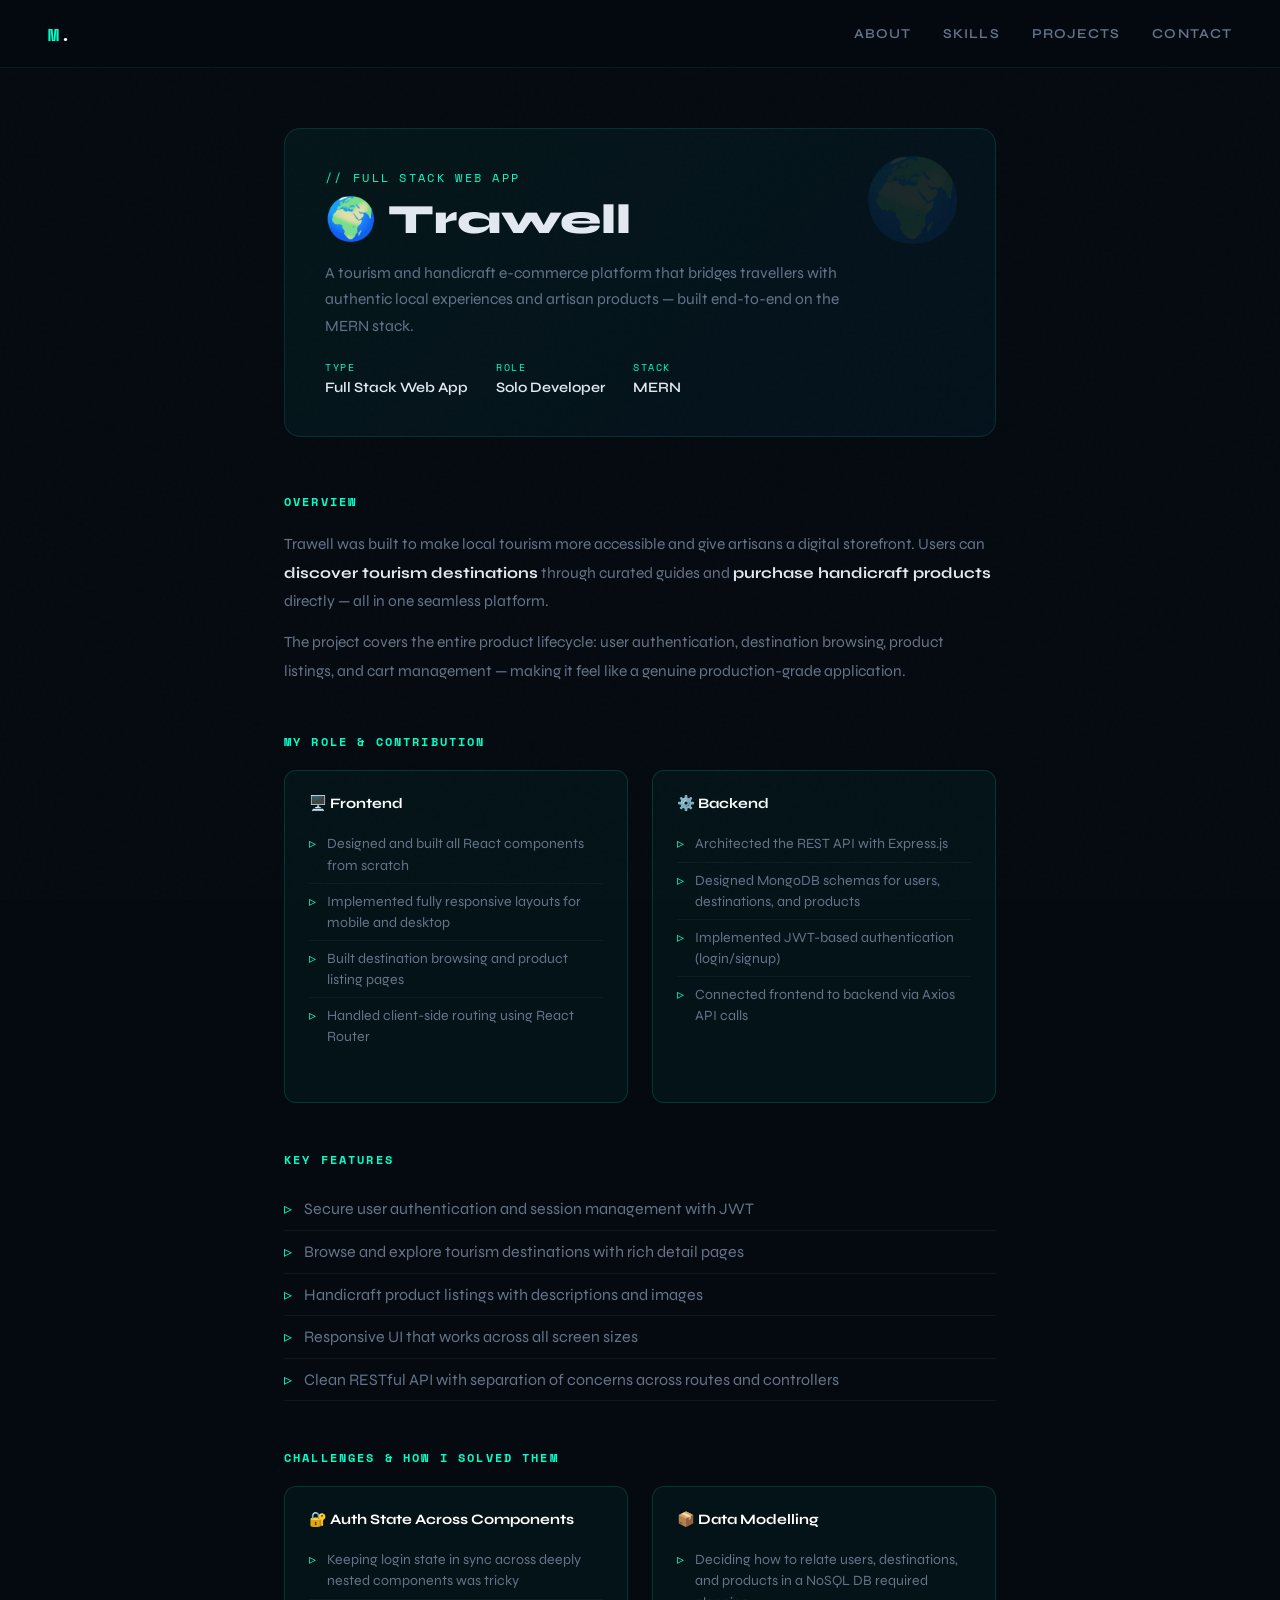
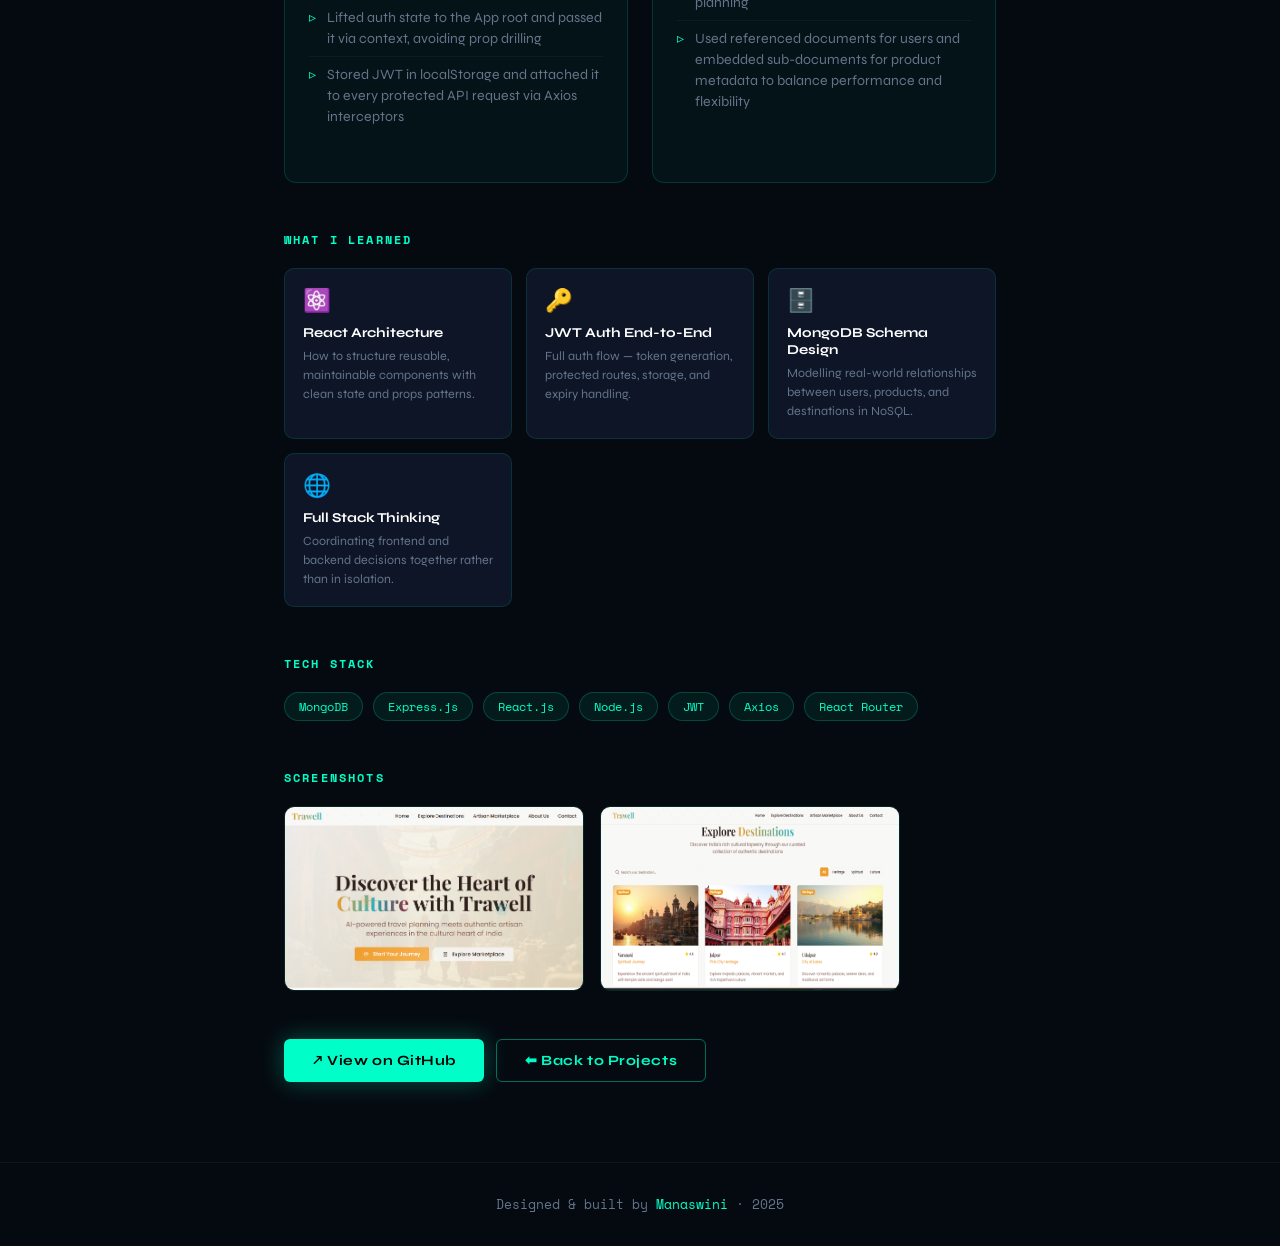
<file: trawell.html>
<!DOCTYPE html>
<html lang="en">
<head>
  <meta charset="UTF-8">
  <title>Trawell | Manaswini</title>
  <meta name="viewport" content="width=device-width, initial-scale=1.0">
  <link rel="stylesheet" href="style.css">
  <style>
    .project-hero { background: linear-gradient(135deg, rgba(0,255,200,0.05), rgba(0,170,255,0.05)); border: 1px solid var(--card-border); border-radius: 16px; padding: 40px; margin-bottom: 56px; position: relative; overflow: hidden; }
    .project-meta { display: flex; gap: 28px; flex-wrap: wrap; margin-top: 20px; }
    .meta-item { display: flex; flex-direction: column; gap: 4px; }
    .meta-label { font-family: 'Space Mono', monospace; font-size: 0.65rem; letter-spacing: 0.15em; text-transform: uppercase; color: var(--neon); }
    .meta-value { font-size: 0.9rem; color: var(--text); font-weight: 600; }
    .content-block { margin-bottom: 48px; }
    .content-block h2 { font-size: 0.75rem !important; letter-spacing: 0.18em; text-transform: uppercase; color: var(--neon); font-family: 'Space Mono', monospace; margin-bottom: 20px !important; margin-top: 0 !important; }
    .content-block p { color: var(--muted); line-height: 1.85; font-size: 0.97rem; margin-bottom: 12px; }
    .content-block p strong { color: var(--text); }
    .two-col { display: grid; grid-template-columns: 1fr 1fr; gap: 24px; }
    .highlight-box { background: rgba(0,255,200,0.04); border: 1px solid rgba(0,255,200,0.15); border-radius: 12px; padding: 24px; }
    .highlight-box h3 { font-size: 0.9rem; font-weight: 700; color: var(--white); margin-bottom: 14px; }
    .highlight-box ul { list-style: none; }
    .highlight-box ul li { color: var(--muted); font-size: 0.88rem; padding: 7px 0 7px 18px; border-bottom: 1px solid rgba(255,255,255,0.04); position: relative; line-height: 1.5; }
    .highlight-box ul li::before { content: '▹'; color: var(--neon); position: absolute; left: 0; }
    .highlight-box ul li:last-child { border-bottom: none; }
    .learned-grid { display: grid; grid-template-columns: repeat(auto-fill, minmax(190px, 1fr)); gap: 14px; }
    .learned-card { background: var(--card); border: 1px solid var(--card-border); border-radius: 10px; padding: 18px; transition: border-color 0.3s, transform 0.3s; }
    .learned-card:hover { border-color: rgba(0,255,200,0.3); transform: translateY(-3px); }
    .learned-card .icon { font-size: 1.4rem; margin-bottom: 10px; display: block; }
    .learned-card h4 { font-size: 0.85rem; color: var(--white); margin-bottom: 6px; font-weight: 700; }
    .learned-card p { color: var(--muted); font-size: 0.78rem; line-height: 1.5; margin: 0; }
    .hero-emoji { position: absolute; right: 32px; top: 24px; font-size: 5rem; opacity: 0.1; pointer-events: none; }
    @media (max-width: 600px) { .two-col { grid-template-columns: 1fr; } .project-hero { padding: 24px; } .hero-emoji { display: none; } }
  </style>
</head>
<body>

<nav>
  <a href="index.html" class="nav-logo">M<span>.</span></a>
  <div class="nav-links" id="navLinks">
    <a href="index.html#about">About</a>
    <a href="index.html#skills">Skills</a>
    <a href="index.html#projects">Projects</a>
    <a href="index.html#contact">Contact</a>
  </div>
  <div class="hamburger" onclick="document.getElementById('navLinks').classList.toggle('open')">
    <span></span><span></span><span></span>
  </div>
</nav>

<div class="project-page">

  <div class="project-hero">
    <span class="hero-emoji">🌍</span>
    <p class="section-label" style="margin-bottom:10px;">// Full Stack Web App</p>
    <h1 style="margin-bottom:16px;">🌍 Trawell</h1>
    <p style="color:var(--muted); max-width:520px; line-height:1.7; font-size:0.97rem; margin:0;">
      A tourism and handicraft e-commerce platform that bridges travellers with authentic
      local experiences and artisan products — built end-to-end on the MERN stack.
    </p>
    <div class="project-meta">
      <div class="meta-item"><span class="meta-label">Type</span><span class="meta-value">Full Stack Web App</span></div>
      <div class="meta-item"><span class="meta-label">Role</span><span class="meta-value">Solo Developer</span></div>
      <div class="meta-item"><span class="meta-label">Stack</span><span class="meta-value">MERN</span></div>
    </div>
  </div>

  <div class="content-block">
    <h2>Overview</h2>
    <p>
      Trawell was built to make local tourism more accessible and give artisans a digital storefront.
      Users can <strong>discover tourism destinations</strong> through curated guides and
      <strong>purchase handicraft products</strong> directly — all in one seamless platform.
    </p>
    <p>
      The project covers the entire product lifecycle: user authentication, destination browsing,
      product listings, and cart management — making it feel like a genuine production-grade application.
    </p>
  </div>

  <div class="content-block">
    <h2>My Role &amp; Contribution</h2>
    <div class="two-col">
      <div class="highlight-box">
        <h3>🖥️ Frontend</h3>
        <ul>
          <li>Designed and built all React components from scratch</li>
          <li>Implemented fully responsive layouts for mobile and desktop</li>
          <li>Built destination browsing and product listing pages</li>
          <li>Handled client-side routing using React Router</li>
        </ul>
      </div>
      <div class="highlight-box">
        <h3>⚙️ Backend</h3>
        <ul>
          <li>Architected the REST API with Express.js</li>
          <li>Designed MongoDB schemas for users, destinations, and products</li>
          <li>Implemented JWT-based authentication (login/signup)</li>
          <li>Connected frontend to backend via Axios API calls</li>
        </ul>
      </div>
    </div>
  </div>

  <div class="content-block">
    <h2>Key Features</h2>
    <ul>
      <li>Secure user authentication and session management with JWT</li>
      <li>Browse and explore tourism destinations with rich detail pages</li>
      <li>Handicraft product listings with descriptions and images</li>
      <li>Responsive UI that works across all screen sizes</li>
      <li>Clean RESTful API with separation of concerns across routes and controllers</li>
    </ul>
  </div>

  <div class="content-block">
    <h2>Challenges &amp; How I Solved Them</h2>
    <div class="two-col">
      <div class="highlight-box">
        <h3>🔐 Auth State Across Components</h3>
        <ul>
          <li>Keeping login state in sync across deeply nested components was tricky</li>
          <li>Lifted auth state to the App root and passed it via context, avoiding prop drilling</li>
          <li>Stored JWT in localStorage and attached it to every protected API request via Axios interceptors</li>
        </ul>
      </div>
      <div class="highlight-box">
        <h3>📦 Data Modelling</h3>
        <ul>
          <li>Deciding how to relate users, destinations, and products in a NoSQL DB required planning</li>
          <li>Used referenced documents for users and embedded sub-documents for product metadata to balance performance and flexibility</li>
        </ul>
      </div>
    </div>
  </div>

  <div class="content-block">
    <h2>What I Learned</h2>
    <div class="learned-grid">
      <div class="learned-card">
        <span class="icon">⚛️</span>
        <h4>React Architecture</h4>
        <p>How to structure reusable, maintainable components with clean state and props patterns.</p>
      </div>
      <div class="learned-card">
        <span class="icon">🔑</span>
        <h4>JWT Auth End-to-End</h4>
        <p>Full auth flow — token generation, protected routes, storage, and expiry handling.</p>
      </div>
      <div class="learned-card">
        <span class="icon">🗄️</span>
        <h4>MongoDB Schema Design</h4>
        <p>Modelling real-world relationships between users, products, and destinations in NoSQL.</p>
      </div>
      <div class="learned-card">
        <span class="icon">🌐</span>
        <h4>Full Stack Thinking</h4>
        <p>Coordinating frontend and backend decisions together rather than in isolation.</p>
      </div>
    </div>
  </div>

  <div class="content-block">
    <h2>Tech Stack</h2>
    <div class="tech-stack">
      <span class="tech-pill">MongoDB</span>
      <span class="tech-pill">Express.js</span>
      <span class="tech-pill">React.js</span>
      <span class="tech-pill">Node.js</span>
      <span class="tech-pill">JWT</span>
      <span class="tech-pill">Axios</span>
      <span class="tech-pill">React Router</span>
    </div>
  </div>

  <div class="content-block">
    <h2>Screenshots</h2>
    <div class="screenshots">
      <img src="images/trawell1.png" alt="Trawell home page" width="300">
      <img src="images/trawell2.png" alt="Trawell product listing" width="300">
    </div>
  </div>

  <div class="project-links">
    <a href="https://github.com/Manaswini-2512/trawell" class="btn btn-primary" target="_blank">↗ View on GitHub</a>
    <a href="projects.html" class="btn btn-outline">⬅ Back to Projects</a>
  </div>

</div>

<footer><p>Designed &amp; built by <span>Manaswini</span> · 2025</p></footer>
</body>
</html>
</file>
<file: style.css>
@import url('https://fonts.googleapis.com/css2?family=Space+Mono:wght@400;700&family=Syne:wght@400;600;700;800&display=swap');

:root {
  --bg: #050a10;
  --bg2: #090f1a;
  --card: #0d1526;
  --card-border: rgba(0, 255, 200, 0.12);
  --neon: #00ffc8;
  --neon2: #00aaff;
  --neon3: #a855f7;
  --text: #e2e8f0;
  --muted: #64748b;
  --white: #ffffff;
  --nav-h: 68px;
}

*, *::before, *::after { box-sizing: border-box; margin: 0; padding: 0; }
html { scroll-behavior: smooth; }

body {
  font-family: 'Syne', sans-serif;
  background: var(--bg);
  color: var(--text);
  overflow-x: hidden;
}

body::before {
  content: '';
  position: fixed;
  inset: 0;
  background-image: url("data:image/svg+xml,%3Csvg viewBox='0 0 256 256' xmlns='http://www.w3.org/2000/svg'%3E%3Cfilter id='noise'%3E%3CfeTurbulence type='fractalNoise' baseFrequency='0.9' numOctaves='4' stitchTiles='stitch'/%3E%3C/filter%3E%3Crect width='100%25' height='100%25' filter='url(%23noise)' opacity='0.04'/%3E%3C/svg%3E");
  pointer-events: none;
  z-index: 0;
  opacity: 0.4;
}

nav {
  position: fixed;
  top: 0; left: 0; right: 0;
  height: var(--nav-h);
  display: flex;
  align-items: center;
  justify-content: space-between;
  padding: 0 48px;
  background: rgba(5, 10, 16, 0.85);
  backdrop-filter: blur(16px);
  border-bottom: 1px solid rgba(0,255,200,0.08);
  z-index: 100;
}
.nav-logo { font-family: 'Space Mono', monospace; font-size: 1.1rem; font-weight: 700; color: var(--neon); text-decoration: none; letter-spacing: 0.05em; }
.nav-logo span { color: var(--white); }
.nav-links { display: flex; gap: 32px; align-items: center; }
.nav-links a { color: var(--muted); text-decoration: none; font-size: 0.85rem; font-weight: 600; letter-spacing: 0.08em; text-transform: uppercase; transition: color 0.2s; position: relative; }
.nav-links a::after { content: ''; position: absolute; bottom: -4px; left: 0; width: 0; height: 1px; background: var(--neon); transition: width 0.3s; }
.nav-links a:hover { color: var(--neon); }
.nav-links a:hover::after { width: 100%; }
.hamburger { display: none; flex-direction: column; gap: 5px; cursor: pointer; padding: 4px; }
.hamburger span { display: block; width: 24px; height: 2px; background: var(--neon); transition: 0.3s; }

.hero { min-height: 100vh; display: flex; flex-direction: column; justify-content: center; align-items: flex-start; padding: calc(var(--nav-h) + 60px) 48px 80px; position: relative; overflow: hidden; }
.hero-grid { position: absolute; inset: 0; background-image: linear-gradient(rgba(0,255,200,0.04) 1px, transparent 1px), linear-gradient(90deg, rgba(0,255,200,0.04) 1px, transparent 1px); background-size: 60px 60px; mask-image: radial-gradient(ellipse 80% 80% at 50% 50%, black 30%, transparent 100%); }
.hero-glow { position: absolute; width: 600px; height: 600px; background: radial-gradient(circle, rgba(0,255,200,0.07) 0%, transparent 70%); top: 10%; right: -100px; pointer-events: none; }
.hero-glow2 { position: absolute; width: 400px; height: 400px; background: radial-gradient(circle, rgba(0,170,255,0.06) 0%, transparent 70%); bottom: 10%; left: -100px; pointer-events: none; }
.hero-eyebrow { font-family: 'Space Mono', monospace; font-size: 0.78rem; color: var(--neon); letter-spacing: 0.2em; text-transform: uppercase; margin-bottom: 20px; opacity: 0; animation: fadeUp 0.6s 0.1s forwards; }
.hero h1 { font-size: clamp(2.8rem, 7vw, 5.5rem); font-weight: 800; line-height: 1.05; letter-spacing: -0.02em; margin-bottom: 12px; opacity: 0; animation: fadeUp 0.6s 0.25s forwards; }
.hero h1 .highlight { background: linear-gradient(135deg, var(--neon), var(--neon2)); -webkit-background-clip: text; -webkit-text-fill-color: transparent; background-clip: text; }
.hero-sub { font-size: clamp(1rem, 2vw, 1.25rem); color: var(--muted); margin-bottom: 40px; max-width: 500px; line-height: 1.6; opacity: 0; animation: fadeUp 0.6s 0.4s forwards; }
.hero-actions { display: flex; gap: 16px; flex-wrap: wrap; opacity: 0; animation: fadeUp 0.6s 0.55s forwards; }

.btn { display: inline-flex; align-items: center; gap: 8px; padding: 12px 28px; border-radius: 6px; text-decoration: none; font-weight: 700; font-size: 0.88rem; letter-spacing: 0.04em; transition: all 0.25s; cursor: pointer; }
.btn-primary { background: var(--neon); color: #000; box-shadow: 0 0 24px rgba(0,255,200,0.3); }
.btn-primary:hover { background: #fff; box-shadow: 0 0 36px rgba(0,255,200,0.5); transform: translateY(-2px); }
.btn-outline { background: transparent; color: var(--neon); border: 1px solid rgba(0,255,200,0.4); }
.btn-outline:hover { background: rgba(0,255,200,0.08); border-color: var(--neon); transform: translateY(-2px); }

section { padding: 100px 48px; max-width: 1100px; margin: 0 auto; position: relative; z-index: 1; }
.section-label { font-family: 'Space Mono', monospace; font-size: 0.72rem; letter-spacing: 0.2em; color: var(--neon); text-transform: uppercase; margin-bottom: 12px; }
.section-title { font-size: clamp(1.8rem, 4vw, 2.8rem); font-weight: 800; letter-spacing: -0.02em; margin-bottom: 48px; line-height: 1.1; }
.section-title span { background: linear-gradient(135deg, var(--neon), var(--neon2)); -webkit-background-clip: text; -webkit-text-fill-color: transparent; background-clip: text; }

.about-grid { display: grid; grid-template-columns: 1fr 1fr; gap: 60px; align-items: center; }
.about-text p { color: var(--muted); line-height: 1.8; margin-bottom: 16px; font-size: 1rem; }
.about-text p strong { color: var(--text); }
.about-stats { display: grid; grid-template-columns: 1fr 1fr; gap: 20px; }
.stat-box { background: var(--card); border: 1px solid var(--card-border); border-radius: 12px; padding: 24px 20px; text-align: center; transition: border-color 0.3s, transform 0.3s; }
.stat-box:hover { border-color: rgba(0,255,200,0.35); transform: translateY(-4px); }
.stat-num { font-family: 'Space Mono', monospace; font-size: 2rem; font-weight: 700; color: var(--neon); display: block; }
.stat-label { font-size: 0.78rem; color: var(--muted); text-transform: uppercase; letter-spacing: 0.1em; margin-top: 4px; }

.skills-grid { display: grid; grid-template-columns: repeat(auto-fill, minmax(200px, 1fr)); gap: 16px; }
.skill-category { background: var(--card); border: 1px solid var(--card-border); border-radius: 12px; padding: 24px; transition: border-color 0.3s, transform 0.3s; }
.skill-category:hover { border-color: rgba(0,255,200,0.3); transform: translateY(-4px); }
.skill-category h4 { font-size: 0.78rem; letter-spacing: 0.15em; text-transform: uppercase; color: var(--neon); margin-bottom: 16px; font-family: 'Space Mono', monospace; }
.skill-tags { display: flex; flex-wrap: wrap; gap: 8px; }
.tag { background: rgba(0,255,200,0.07); border: 1px solid rgba(0,255,200,0.15); color: var(--text); font-size: 0.78rem; padding: 4px 10px; border-radius: 4px; font-weight: 600; }

.projects-grid { display: grid; grid-template-columns: repeat(auto-fill, minmax(280px, 1fr)); gap: 24px; }
.card { background: var(--card); border: 1px solid var(--card-border); border-radius: 16px; padding: 28px; transition: border-color 0.3s, transform 0.3s, box-shadow 0.3s; position: relative; overflow: hidden; }
.card::before { content: ''; position: absolute; top: 0; left: 0; right: 0; height: 2px; background: linear-gradient(90deg, var(--neon), var(--neon2)); transform: scaleX(0); transform-origin: left; transition: transform 0.4s; }
.card:hover { border-color: rgba(0,255,200,0.3); transform: translateY(-6px); box-shadow: 0 20px 60px rgba(0,0,0,0.4), 0 0 30px rgba(0,255,200,0.05); }
.card:hover::before { transform: scaleX(1); }
.card-emoji { font-size: 2rem; margin-bottom: 16px; display: block; }
.card h3 { font-size: 1.1rem; font-weight: 700; margin-bottom: 10px; color: var(--white); }
.card p { color: var(--muted); font-size: 0.9rem; line-height: 1.6; margin-bottom: 20px; }
.card-tags { display: flex; flex-wrap: wrap; gap: 6px; margin-bottom: 20px; }

.project-page { max-width: 760px; margin: calc(var(--nav-h) + 60px) auto 80px; padding: 0 24px; }
.project-page h1 { font-size: clamp(1.8rem, 4vw, 2.6rem); font-weight: 800; margin-bottom: 20px; line-height: 1.15; }
.project-page ul { list-style: none; margin-bottom: 24px; }
.project-page ul li { color: var(--muted); padding: 8px 0 8px 20px; border-bottom: 1px solid rgba(255,255,255,0.05); position: relative; line-height: 1.6; }
.project-page ul li::before { content: '▹'; color: var(--neon); position: absolute; left: 0; }
.tech-stack { display: flex; flex-wrap: wrap; gap: 10px; margin-bottom: 32px; }
.tech-pill { background: rgba(0,255,200,0.07); border: 1px solid rgba(0,255,200,0.2); color: var(--neon); font-family: 'Space Mono', monospace; font-size: 0.75rem; padding: 5px 14px; border-radius: 20px; }
.screenshots { display: flex; gap: 16px; flex-wrap: wrap; margin-bottom: 40px; }
.screenshots img { border-radius: 10px; border: 1px solid var(--card-border); max-width: 100%; }
.project-links { display: flex; gap: 12px; flex-wrap: wrap; margin-top: 16px; }

.contact-inner { background: var(--card); border: 1px solid var(--card-border); border-radius: 20px; padding: 60px 48px; text-align: center; position: relative; overflow: hidden; }
.contact-inner::before { content: ''; position: absolute; top: -100px; left: 50%; transform: translateX(-50%); width: 400px; height: 400px; background: radial-gradient(circle, rgba(0,255,200,0.06) 0%, transparent 70%); pointer-events: none; }
.contact-inner h2 { font-size: clamp(1.5rem, 3vw, 2.2rem); font-weight: 800; margin-bottom: 16px; }
.contact-inner p { color: var(--muted); margin-bottom: 36px; max-width: 420px; margin-left: auto; margin-right: auto; line-height: 1.7; }
.contact-links { display: flex; gap: 16px; justify-content: center; flex-wrap: wrap; }

footer { text-align: center; padding: 32px 24px; color: var(--muted); font-size: 0.8rem; border-top: 1px solid rgba(255,255,255,0.05); font-family: 'Space Mono', monospace; }
footer span { color: var(--neon); }

.divider { width: 100%; height: 1px; background: linear-gradient(90deg, transparent, rgba(0,255,200,0.15), transparent); }

@keyframes fadeUp { from { opacity: 0; transform: translateY(24px); } to { opacity: 1; transform: translateY(0); } }
.reveal { opacity: 0; transform: translateY(28px); transition: opacity 0.6s ease, transform 0.6s ease; }
.reveal.visible { opacity: 1; transform: none; }
.reveal-stagger > * { opacity: 0; transform: translateY(24px); transition: opacity 0.5s ease, transform 0.5s ease; }
.reveal-stagger.visible > *:nth-child(1) { opacity:1; transform:none; transition-delay: 0.05s; }
.reveal-stagger.visible > *:nth-child(2) { opacity:1; transform:none; transition-delay: 0.15s; }
.reveal-stagger.visible > *:nth-child(3) { opacity:1; transform:none; transition-delay: 0.25s; }
.reveal-stagger.visible > *:nth-child(4) { opacity:1; transform:none; transition-delay: 0.35s; }
.reveal-stagger.visible > *:nth-child(5) { opacity:1; transform:none; transition-delay: 0.45s; }
.reveal-stagger.visible > *:nth-child(6) { opacity:1; transform:none; transition-delay: 0.55s; }

@media (max-width: 768px) {
  nav { padding: 0 24px; }
  .nav-links { position: fixed; top: var(--nav-h); left: 0; right: 0; background: rgba(5,10,16,0.97); flex-direction: column; gap: 0; padding: 16px 0 24px; border-bottom: 1px solid rgba(0,255,200,0.1); transform: translateY(-120%); transition: transform 0.3s; z-index: 99; }
  .nav-links.open { transform: translateY(0); }
  .nav-links a { padding: 14px 32px; font-size: 1rem; }
  .hamburger { display: flex; }
  .hero { padding: 120px 24px 60px; }
  section { padding: 70px 24px; }
  .about-grid { grid-template-columns: 1fr; gap: 40px; }
  .projects-grid { grid-template-columns: 1fr; }
  .skills-grid { grid-template-columns: 1fr 1fr; }
  .contact-inner { padding: 40px 24px; }
  .project-page { margin-top: calc(var(--nav-h) + 32px); }
}
@media (max-width: 480px) {
  .skills-grid { grid-template-columns: 1fr; }
  .about-stats { grid-template-columns: 1fr; }
  .hero-actions { flex-direction: column; align-items: flex-start; }
}
</file>
